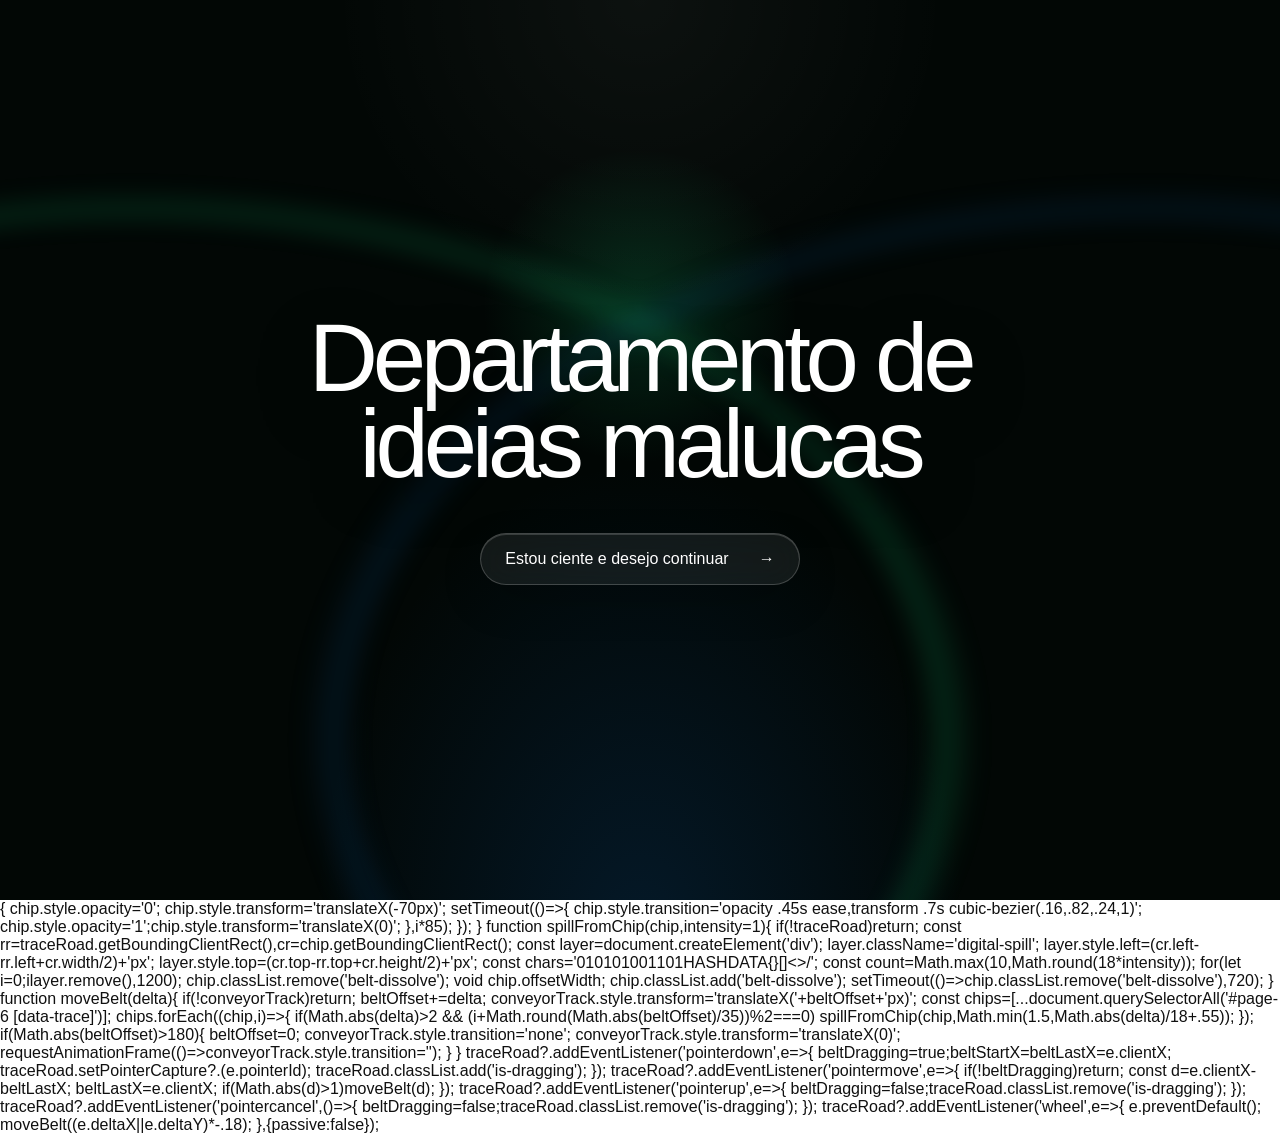
<file: index.html>
<!doctype html>
<html lang="pt-BR">
<head>
<meta charset="utf-8"><meta name="viewport" content="width=device-width,initial-scale=1"><meta http-equiv="Cache-Control" content="no-cache, no-store, must-revalidate"><meta http-equiv="Pragma" content="no-cache"><meta http-equiv="Expires" content="0">
<title>TIMTIM — por tim-tim</title><link rel="stylesheet" href="styles.css?v=20261005-lensfall-real">
</head>
<body><main class="app" aria-live="polite">

<section class="screen intro is-active" id="page-1">
 <div class="center"><h1>Departamento de<br>ideias malucas</h1>
 <button class="pill" data-next="page-2" onclick="show('page-2',1)">Estou ciente e desejo continuar <b>→</b></button></div>
</section>

<section class="screen politics" id="page-2">
 <button class="back" data-prev="page-1">←</button>
 <div class="center politics-center"><small>02</small><h2>Desenrolando a política Brasileira</h2>
 <div class="scribble" aria-hidden="true">
  <span class="term t1">PEC</span><span class="term t2">LOA</span><span class="term t3">ICMS</span><span class="term t4">QUÓRUM</span><span class="term t5">LDO</span>
  <svg viewBox="0 0 700 420"><path d="M70 230C190 20 250 410 390 160S650 120 530 310 250 360 110 180" class="y"/><path d="M90 110C250 390 330 40 540 250S300 390 160 280 300 60 610 180" class="r"/><path d="M80 310C240 20 400 390 620 110S410 70 210 230 360 350 590 310" class="b"/><path d="M140 60C150 280 420 80 500 330S230 400 100 340" class="g"/></svg>
 </div><button class="next" data-next="page-3">→</button></div>
</section>

<section class="screen surveillance" id="page-3">
 <div class="code-rain" aria-hidden="true"><span>01001101 11100010 00110101 11001010 01100110</span><span>function trace(){ return data.map(x =&gt; verify(x)); }</span><span>0xA91F // hash // session // route // log // node</span><span>const audit = ledger.filter(entry =&gt; entry.public);</span><span>11010110 00101101 11110000 01010101 10100110</span><span>SELECT source,event,timestamp FROM records;</span></div>
 <button class="back back-round" data-prev="page-2" aria-label="Voltar">←</button>
 <div class="surveillance-center"><small>03</small><div class="warning-sign"><div class="warning-top">SORRIA</div><div class="smile"><i></i><i></i><b></b></div><div class="warning-copy">VOCÊ ESTÁ SENDO</div><div class="warning-word" id="surveillanceWord">FILMADO</div></div><p>Isso é tecnologia.</p></div>
 <button class="next next-round" data-next="page-4" aria-label="Próxima página">→</button>
</section>

<section class="screen manifesto" id="page-4">
 <button class="back" data-prev="page-3">←</button>
 <div class="center"><small>04</small><h2>VOCÊ PODE ACHAR<br>BOM. PODE ACHAR RUIM.</h2>
 <div class="mood-stage" id="moodStage">
   <button class="glass-toggle" id="moodToggle" type="button" aria-label="Alternar entre bom e ruim">
     <span class="mood-label mood-good">BOM</span>
     <span class="glass-core"><i></i></span>
     <span class="mood-label mood-bad">RUIM</span>
   </button>
   <div class="light-reflection light-a"></div>
   <div class="light-reflection light-b"></div>
   <div class="light-reflection light-c"></div>
 </div>
 <p class="discussion">Mas talvez essa discussão já tenha ficado para trás.</p>
 <p class="aside">Até porque… <strong>você está lendo isso digitalmente.</strong> :)</p></div>
 <button class="next" data-next="page-5">→</button>
</section>

<section class="screen manifesto data-page float-page" id="page-5">
 <button class="back" data-prev="page-4">←</button>
 <div class="float-stage" id="floatStage">
   <small>05</small>
   <div class="float-copy"><div class="mini-label">ENTÃO VAMOS</div><h2>USAR ISSO<br>A NOSSO FAVOR.</h2><p>Diferentes fontes. Cruzamentos. Registros reais.</p></div>
   <div class="drag-hint" aria-hidden="true"><span>↔</span> mova as palavras</div>
   <button class="float-card fc1" data-float>DADOS</button>
   <button class="float-card fc2" data-float>SATÉLITES</button>
   <button class="float-card fc3" data-float>REGISTROS</button>
   <button class="float-card fc4" data-float>CRIPTOGRAFIA</button>
   <button class="float-card fc5" data-float>FONTES PÚBLICAS</button>
   <button class="float-card fc6" data-float>AUDITORIAS</button>
   <button class="float-card fc7" data-float>BACKUPS</button>
   <button class="float-card fc8" data-float>CYBERSEGURANÇA</button>
 </div>
 <button class="next" data-next="page-6">→</button>
</section>

<section class="screen manifesto trace-road-page conveyor-page" id="page-6">
 <button class="back" data-prev="page-5">←</button>
 <div class="trace-road-stage">
   <small>06</small>
   <div class="trace-road-copy">
     <h2>TUDO DEIXA RASTRO.</h2>
     <p class="impact-line">Movimentos deixam registros.<br><strong>Registros contam histórias.</strong></p>
   </div>

   <div class="conveyor-wrap">
     <div class="conveyor" id="perspectiveRoad">
       <div class="conveyor-data"></div>
       <div class="crumb-layer" id="crumbLayer"></div>
       <div class="conveyor-track" id="conveyorTrack">
         <div class="word-set">
           <span class="trace-chip" data-trace>DADOS</span>
           <span class="trace-chip" data-trace>DINHEIRO</span>
           <span class="trace-chip" data-trace>VOTAÇÃO</span>
           <span class="trace-chip" data-trace>CONTRATO</span>
           <span class="trace-chip" data-trace>DECISÃO</span>
           <span class="trace-chip" data-trace>PROMESSA</span>
           <span class="trace-chip" data-trace>REGISTRO</span>
         </div>
         <div class="word-set" aria-hidden="true">
           <span class="trace-chip" data-trace>DADOS</span>
           <span class="trace-chip" data-trace>DINHEIRO</span>
           <span class="trace-chip" data-trace>VOTAÇÃO</span>
           <span class="trace-chip" data-trace>CONTRATO</span>
           <span class="trace-chip" data-trace>DECISÃO</span>
           <span class="trace-chip" data-trace>PROMESSA</span>
           <span class="trace-chip" data-trace>REGISTRO</span>
         </div>
       </div>

       <div class="walker" id="walker" aria-label="Arraste os passos para caminhar">
         <div class="leg leg-back"><span class="shoe"></span></div>
         <div class="leg leg-front"><span class="shoe"></span></div>
       </div>
     </div>
     <div class="road-arrows" aria-hidden="true"><span>‹</span><span>‹</span><span>›</span><span>›</span></div>
   </div>

   <div class="trace-ending">Tudo passa.<br><strong>O RASTRO FICA.</strong></div>
 </div>
 <button class="next" data-next="page-7">→</button>
</section>

<section class="screen manifesto people people-lens-page" id="page-7">
 <button class="back" data-prev="page-6">←</button>
 <div class="people-stage" id="peopleStage">
   <small>07</small>

   <div class="people-scene people-scene-blur">
     <div class="people-word">O POVO</div>
     <p class="people-in">Aqui todo mundo faz parte. :)</p>
     <h2>SEM TORCIDA<br>ORGANIZADA.</h2>
     <p class="who">Cidadão? Político? Servidor? Empresário?</p>
     <div class="people-actions">👀 olhar&nbsp;&nbsp; 🔎 acompanhar&nbsp;&nbsp; 📊 comparar&nbsp;&nbsp; 🧾 conferir&nbsp;&nbsp; 🧠 entender</div>
     <div class="people-party">Independente de partido.</div>
   </div>

   <div class="people-scene people-scene-sharp" id="lensReveal" aria-hidden="true">
     <div class="people-word">O POVO</div>
     <p class="people-in">Aqui todo mundo faz parte. :)</p>
     <h2>SEM TORCIDA<br>ORGANIZADA.</h2>
     <p class="who">Cidadão? Político? Servidor? Empresário?</p>
     <div class="people-actions">👀 olhar&nbsp;&nbsp; 🔎 acompanhar&nbsp;&nbsp; 📊 comparar&nbsp;&nbsp; 🧾 conferir&nbsp;&nbsp; 🧠 entender</div>
     <div class="people-party">Independente de partido.</div>
   </div>

   <div class="giant-lens lens-drop" id="giantLens" role="button" aria-label="Mova a lupa para investigar">
     <div class="lens-glass"></div>
     <div class="lens-handle"></div>
   </div>
 </div>
 <button class="next" data-next="page-8">→</button>
</section>

<section class="screen manifesto final" id="page-8">
 <button class="back" data-prev="page-7">←</button>
 <div class="center"><small>08</small><h2>O QUE FOI FEITO?</h2><h3>CADÊ?</h3>
 <p>O povo não precisa apenas acreditar.<br><strong>Pode conferir.</strong></p>
 <div class="timtim-mark" aria-label="TIMTIM por tim-tim"><div class="diamond"><div class="globe"><div class="band"><b>TIMTIM</b><span>POR TIM-TIM.</span></div></div></div></div>
 <a class="pill inverse" href="./poder.html" style="display:inline-flex;align-items:center;gap:12px;text-decoration:none">ENTENDER O BRASIL <b>→</b></a></div>
</section>

</main><script>
const screens=[...document.querySelectorAll('.screen')];
const order=screens.map(s=>s.id);
let currentIndex=Math.max(0,screens.findIndex(s=>s.classList.contains('is-active')));

function show(id,direction=1){
 const ni=order.indexOf(id); if(ni<0||ni===currentIndex)return;
 const cur=screens[currentIndex],next=screens[ni];
 cur.classList.remove('slide-out-left','slide-out-right');
 next.classList.remove('slide-out-left','slide-out-right');
 cur.classList.add(direction>0?'slide-out-left':'slide-out-right');
 cur.classList.remove('is-active'); next.classList.add('is-active'); currentIndex=ni;
 setTimeout(()=>cur.classList.remove('slide-out-left','slide-out-right'),650);
 if(id==='page-3')startSurveillanceLoop();else stopSurveillanceLoop();
 if(id==='page-5'&&direction>0)launchFloatCards();
 if(id==='page-7')dropLens();
}
document.querySelectorAll('[data-next]').forEach(b=>b.addEventListener('click',e=>{e.stopPropagation();show(b.dataset.next,1)}));
document.querySelectorAll('[data-prev]').forEach(b=>b.addEventListener('click',e=>{e.stopPropagation();show(b.dataset.prev,-1)}));

const words=['FILMADO','OBSERVADO','OUVIDO','RASTREADO'];let st=null,si=0;
function startSurveillanceLoop(){const el=document.getElementById('surveillanceWord');if(!el)return;clearInterval(st);si=0;el.textContent=words[0];st=setInterval(()=>{el.classList.add('swap');setTimeout(()=>{si=(si+1)%words.length;el.textContent=words[si];el.classList.remove('swap')},140)},760)}
function stopSurveillanceLoop(){clearInterval(st);st=null}

const moodToggle=document.getElementById('moodToggle'),page4=document.getElementById('page-4');
if(moodToggle&&page4){let bad=false;moodToggle.addEventListener('click',e=>{e.stopPropagation();bad=!bad;page4.classList.toggle('mood-bad-state',bad)})}

const floatStage=document.getElementById('floatStage');
function launchFloatCards(){document.querySelectorAll('[data-float]').forEach((c,i)=>{c.classList.remove('arrived');c.classList.add('incoming');c.style.setProperty('--enter-delay',(i*85)+'ms')});requestAnimationFrame(()=>requestAnimationFrame(()=>document.querySelectorAll('[data-float]').forEach(c=>c.classList.add('arrived'))));setTimeout(()=>document.querySelectorAll('[data-float]').forEach(c=>c.classList.remove('incoming','arrived')),1500)}
document.querySelectorAll('[data-float]').forEach(card=>{let drag=false,dx=0,dy=0;card.addEventListener('pointerdown',e=>{drag=true;const r=card.getBoundingClientRect();dx=e.clientX-r.left;dy=e.clientY-r.top;card.setPointerCapture?.(e.pointerId);card.classList.add('dragging');e.stopPropagation()});card.addEventListener('pointermove',e=>{if(!drag||!floatStage)return;const s=floatStage.getBoundingClientRect(),r=card.getBoundingClientRect();let x=Math.max(0,Math.min(s.width-r.width,e.clientX-s.left-dx)),y=Math.max(0,Math.min(s.height-r.height,e.clientY-s.top-dy));card.style.left=x+'px';card.style.top=y+'px';card.style.right='auto';card.style.bottom='auto';card.style.transform='none';e.stopPropagation()});card.addEventListener('pointerup',e=>{drag=false;card.classList.remove('dragging');e.stopPropagation()})});

/* Página 06 — passos + palavras em loop */
const road=document.getElementById('perspectiveRoad');
const track=document.getElementById('conveyorTrack');
const walker=document.getElementById('walker');
const crumbLayer=document.getElementById('crumbLayer');
let walking=false,lastX=0,walkerX=0,trackX=0,lastCrumbAt=0;

function makeCrumbs(chip){
 if(!crumbLayer||!road)return;
 const rr=road.getBoundingClientRect(),cr=chip.getBoundingClientRect();
 const layer=document.createElement('div');layer.className='crumb-burst';
 layer.style.left=(cr.left-rr.left+cr.width/2)+'px';
 layer.style.top=(cr.top-rr.top+cr.height/2)+'px';
 const chars='01DATAHASH{}[]';
 for(let i=0;i<6;i++){const b=document.createElement('i');b.textContent=chars[Math.floor(Math.random()*chars.length)];b.style.setProperty('--cx',(-20-Math.random()*70)+'px');b.style.setProperty('--cy',((Math.random()-.5)*42)+'px');b.style.setProperty('--cd',(Math.random()*80)+'ms');layer.appendChild(b)}
 crumbLayer.appendChild(layer);setTimeout(()=>layer.remove(),700);
 chip.classList.remove('crumbing');void chip.offsetWidth;chip.classList.add('crumbing');setTimeout(()=>chip.classList.remove('crumbing'),520);
}

function normalizeTrack(){
 if(!track)return;
 const set=track.querySelector('.word-set');
 if(!set)return;
 const w=set.getBoundingClientRect().width+22;
 if(trackX<=-w){trackX+=w}
 if(trackX>=0){trackX-=w}
 track.style.transform='translateX('+trackX+'px)';
}

function walkRight(delta){
 if(!road||!track||!walker||delta<=0)return;
 const rr=road.getBoundingClientRect(),wr=walker.getBoundingClientRect();
 walkerX+=delta*.62;

 trackX-=delta*.72;
 normalizeTrack();

 const now=performance.now();
 const walkerScreenLeft=rr.left+walkerX;
 if(now-lastCrumbAt>90){
   const candidates=[...road.querySelectorAll('[data-trace]')].filter(ch=>{const r=ch.getBoundingClientRect();return r.right<walkerScreenLeft-4 && r.right>walkerScreenLeft-210});
   if(candidates.length)makeCrumbs(candidates[candidates.length-1]);
   lastCrumbAt=now;
 }

 if(walkerX>rr.width+12){
   walker.classList.add('reentering');
   walkerX=-wr.width-40;
   walker.style.transform='translateX('+walkerX+'px)';
   requestAnimationFrame(()=>requestAnimationFrame(()=>walker.classList.remove('reentering')));
 }else{
   walker.style.transform='translateX('+walkerX+'px)';
 }
}

walker?.addEventListener('pointerdown',e=>{walking=true;lastX=e.clientX;walker.setPointerCapture?.(e.pointerId);walker.classList.add('walking');e.stopPropagation()});
walker?.addEventListener('pointermove',e=>{if(!walking)return;const d=e.clientX-lastX;lastX=e.clientX;if(Math.abs(d)>.5)walkRight(Math.abs(d));e.stopPropagation()});
walker?.addEventListener('pointerup',e=>{walking=false;walker.classList.remove('walking');e.stopPropagation()});
walker?.addEventListener('pointercancel',()=>{walking=false;walker.classList.remove('walking')});

/* Página 07 — lupa: fundo desfocado, zoom nítido e entrada em queda */
const peopleStage=document.getElementById('peopleStage');
const giantLens=document.getElementById('giantLens');
const lensReveal=document.getElementById('lensReveal');
let lensDrag=false,lensDX=0,lensDY=0;
function updateLensReveal(){
 if(!giantLens||!lensReveal||!peopleStage)return;
 const sr=peopleStage.getBoundingClientRect(),lr=giantLens.getBoundingClientRect();
 const cx=lr.left-sr.left+lr.width*.37,cy=lr.top-sr.top+lr.width*.37;
 lensReveal.style.setProperty('--lx',cx+'px');
 lensReveal.style.setProperty('--ly',cy+'px');
 lensReveal.style.setProperty('--lr',(lr.width*.34)+'px');
 lensReveal.style.setProperty('--zoom','1.13');
}
function dropLens(){
 if(!giantLens)return;
 giantLens.classList.remove('lens-drop');
 giantLens.style.left='50%';giantLens.style.top='50%';giantLens.style.transform='';
 void giantLens.offsetWidth;
 giantLens.classList.add('lens-drop');
 setTimeout(()=>{giantLens.classList.remove('lens-drop');updateLensReveal()},1450);
}
giantLens?.addEventListener('pointerdown',e=>{lensDrag=true;const r=giantLens.getBoundingClientRect();lensDX=e.clientX-r.left;lensDY=e.clientY-r.top;giantLens.setPointerCapture?.(e.pointerId);giantLens.classList.add('dragging');e.stopPropagation()});
giantLens?.addEventListener('pointermove',e=>{if(!lensDrag||!peopleStage)return;const st=peopleStage.getBoundingClientRect(),r=giantLens.getBoundingClientRect();let x=Math.max(-r.width*.28,Math.min(st.width-r.width*.72,e.clientX-st.left-lensDX)),y=Math.max(-r.width*.28,Math.min(st.height-r.height*.62,e.clientY-st.top-lensDY));giantLens.style.left=x+'px';giantLens.style.top=y+'px';giantLens.style.transform='none';updateLensReveal();e.stopPropagation()});
giantLens?.addEventListener('pointerup',e=>{lensDrag=false;giantLens.classList.remove('dragging');e.stopPropagation()});
giantLens?.addEventListener('pointercancel',()=>{lensDrag=false;giantLens.classList.remove('dragging')});
requestAnimationFrame(updateLensReveal);
</script></body></html/* Página 06 — esteira de rastros */
const traceRoad=document.getElementById('perspectiveRoad');
const conveyorTrack=document.getElementById('conveyorTrack');
let beltDragging=false,beltStartX=0,beltLastX=0,beltOffset=0;

function launchTraceRoad(){
 const chips=[...document.querySelectorAll('#page-6 [data-trace]')];
 chips.forEach((chip,i)=>{
   chip.style.opacity='0';
   chip.style.transform='translateX(-70px)';
   setTimeout(()=>{
     chip.style.transition='opacity .45s ease,transform .7s cubic-bezier(.16,.82,.24,1)';
     chip.style.opacity='1';chip.style.transform='translateX(0)';
   },i*85);
 });
}

function spillFromChip(chip,intensity=1){
 if(!traceRoad)return;
 const rr=traceRoad.getBoundingClientRect(),cr=chip.getBoundingClientRect();
 const layer=document.createElement('div');
 layer.className='digital-spill';
 layer.style.left=(cr.left-rr.left+cr.width/2)+'px';
 layer.style.top=(cr.top-rr.top+cr.height/2)+'px';
 const chars='010101001101HASHDATA{}[]<>/';
 const count=Math.max(10,Math.round(18*intensity));
 for(let i=0;i<count;i++){
   const bit=document.createElement('i');
   bit.textContent=chars[Math.floor(Math.random()*chars.length)];
   bit.style.setProperty('--x',((Math.random()-.5)*100)+'px');
   bit.style.setProperty('--y',(25+Math.random()*105)+'px');
   bit.style.setProperty('--r',((Math.random()-.5)*80)+'deg');
   bit.style.setProperty('--d',(Math.random()*120)+'ms');
   layer.appendChild(bit);
 }
 traceRoad.appendChild(layer);
 setTimeout(()=>layer.remove(),1200);
 chip.classList.remove('belt-dissolve');
 void chip.offsetWidth;
 chip.classList.add('belt-dissolve');
 setTimeout(()=>chip.classList.remove('belt-dissolve'),720);
}

function moveBelt(delta){
 if(!conveyorTrack)return;
 beltOffset+=delta;
 conveyorTrack.style.transform='translateX('+beltOffset+'px)';
 const chips=[...document.querySelectorAll('#page-6 [data-trace]')];
 chips.forEach((chip,i)=>{
   if(Math.abs(delta)>2 && (i+Math.round(Math.abs(beltOffset)/35))%2===0) spillFromChip(chip,Math.min(1.5,Math.abs(delta)/18+.55));
 });
 if(Math.abs(beltOffset)>180){
   beltOffset=0;
   conveyorTrack.style.transition='none';
   conveyorTrack.style.transform='translateX(0)';
   requestAnimationFrame(()=>conveyorTrack.style.transition='');
 }
}

traceRoad?.addEventListener('pointerdown',e=>{
 beltDragging=true;beltStartX=beltLastX=e.clientX;
 traceRoad.setPointerCapture?.(e.pointerId);
 traceRoad.classList.add('is-dragging');
});
traceRoad?.addEventListener('pointermove',e=>{
 if(!beltDragging)return;
 const d=e.clientX-beltLastX;
 beltLastX=e.clientX;
 if(Math.abs(d)>1)moveBelt(d);
});
traceRoad?.addEventListener('pointerup',e=>{
 beltDragging=false;traceRoad.classList.remove('is-dragging');
});
traceRoad?.addEventListener('pointercancel',()=>{
 beltDragging=false;traceRoad.classList.remove('is-dragging');
});
traceRoad?.addEventListener('wheel',e=>{
 e.preventDefault();
 moveBelt((e.deltaX||e.deltaY)*-.18);
},{passive:false});
</script></body></html>
</file>
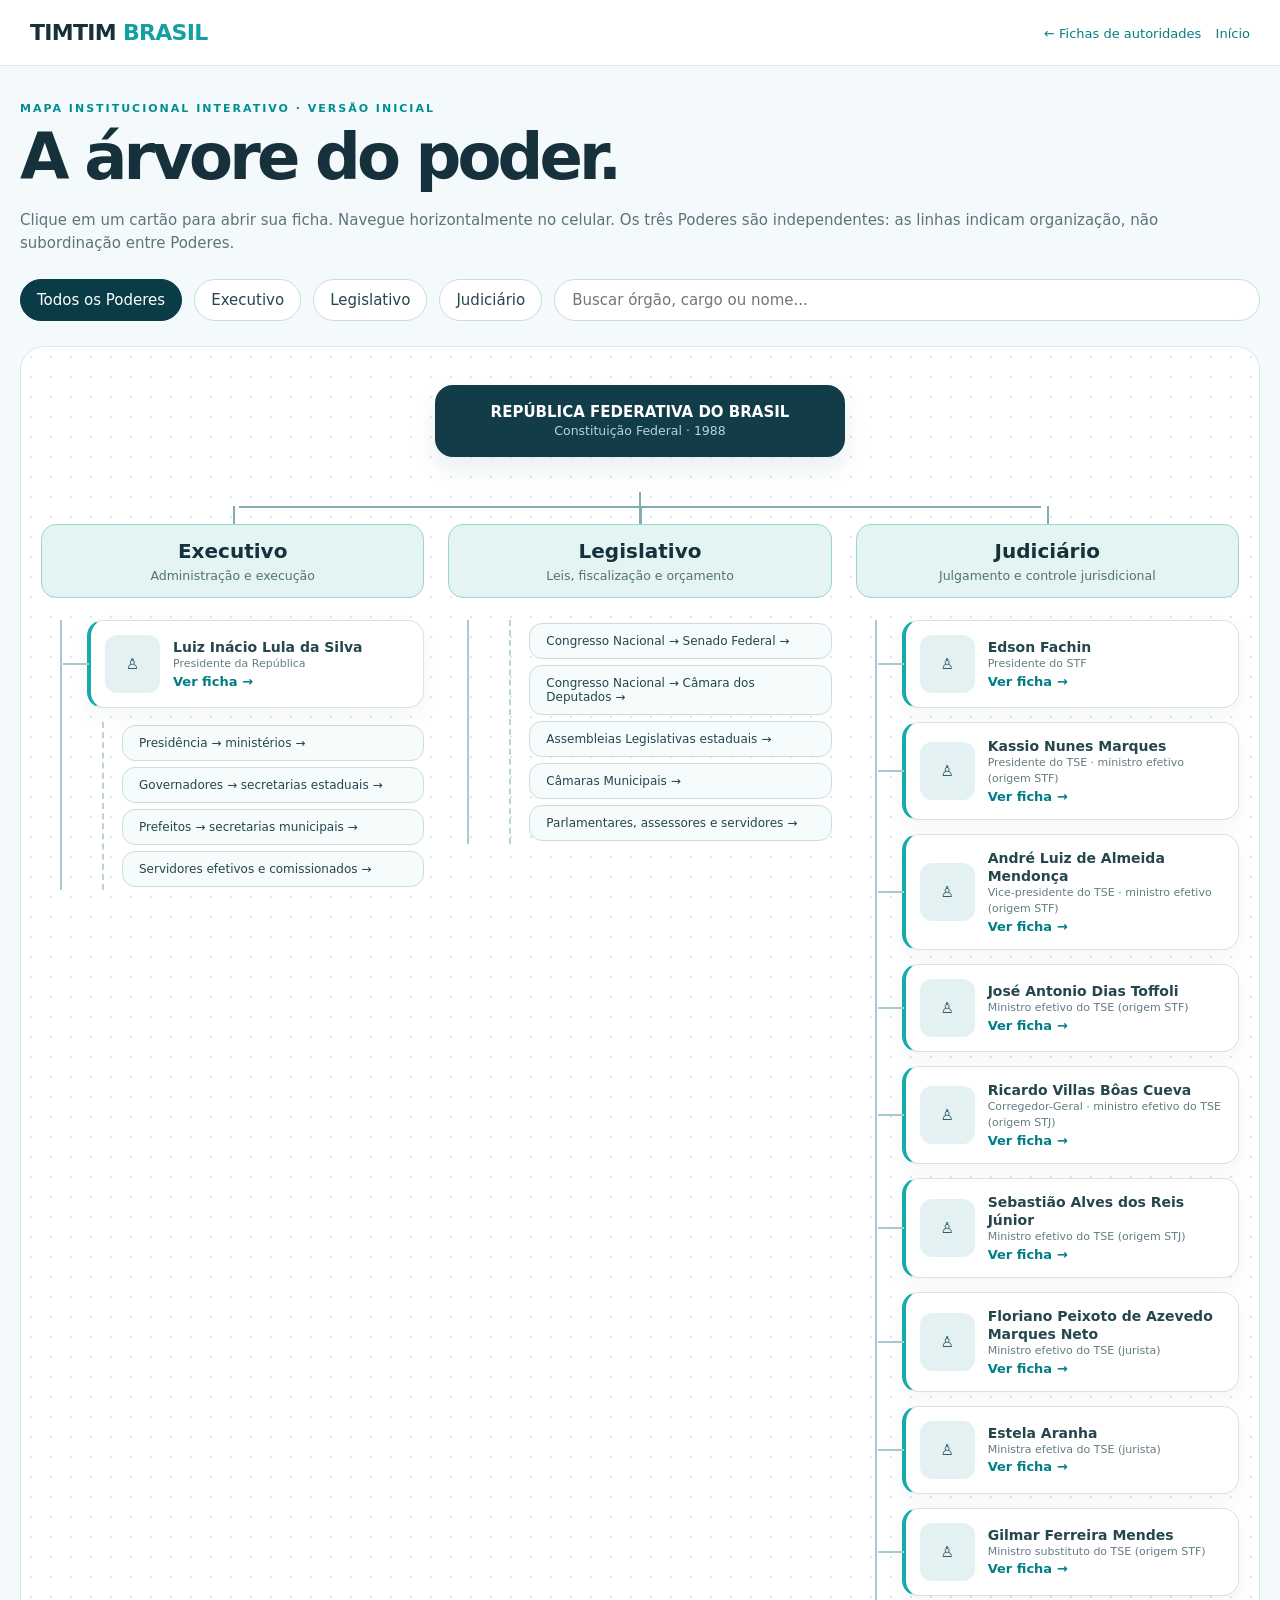
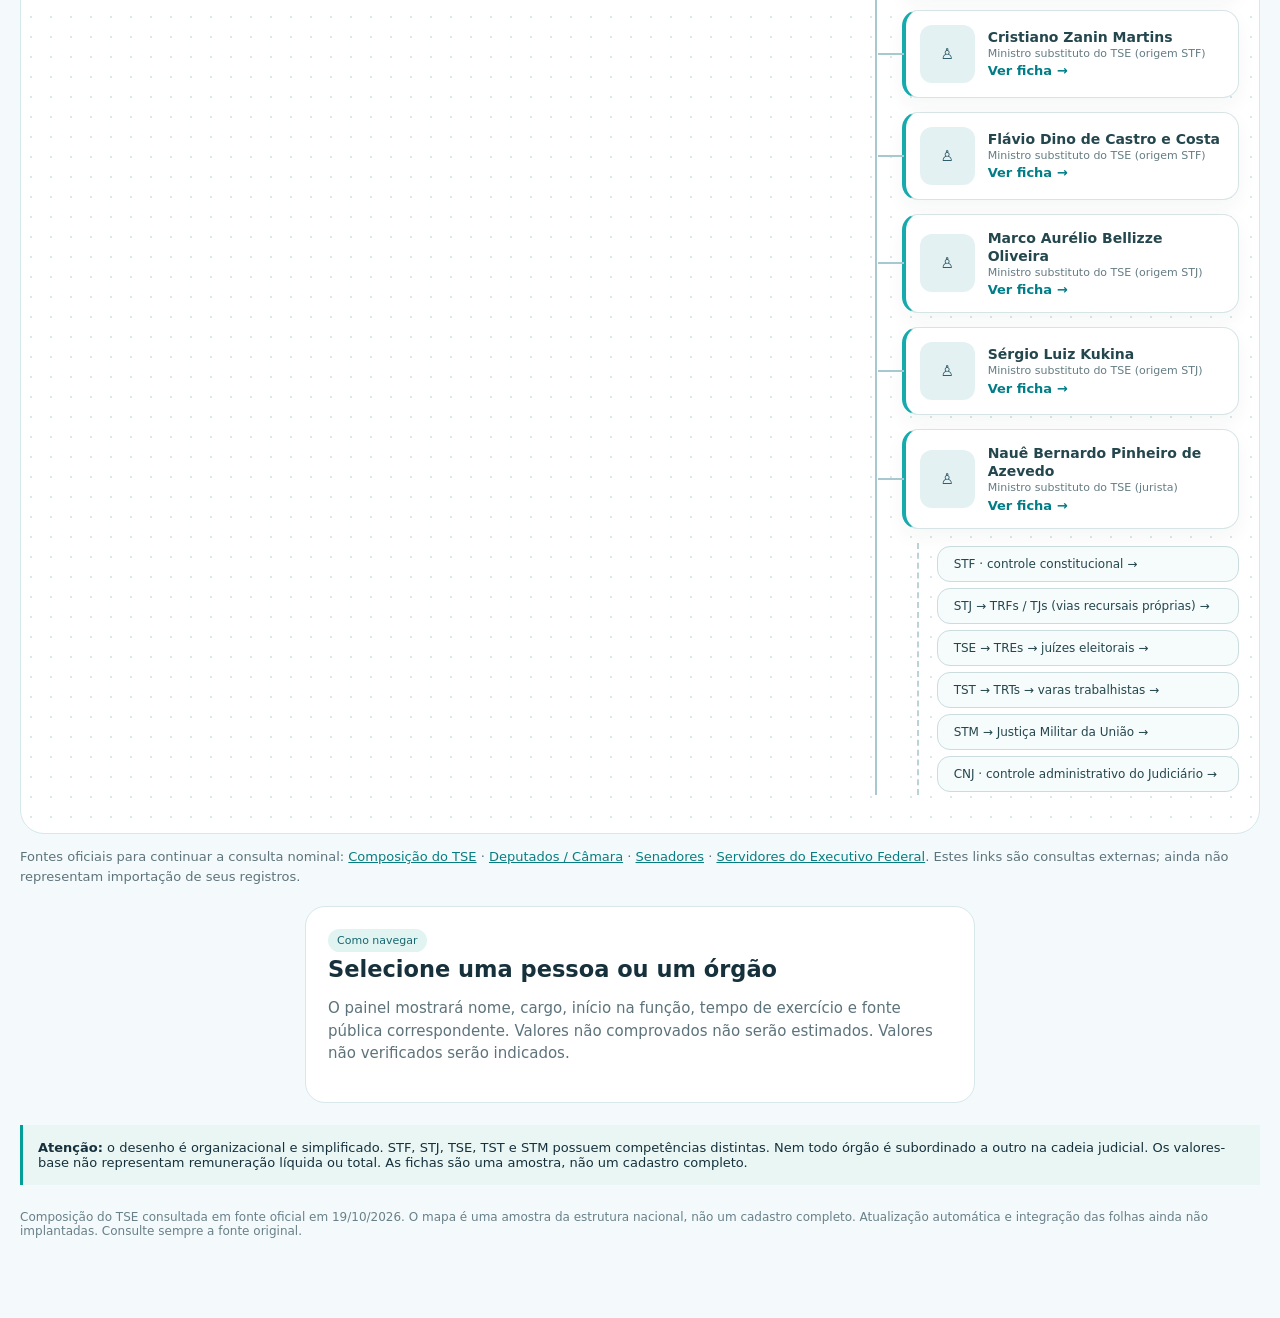
<file: arvore.html>
<!doctype html><html lang="pt-BR"><head><meta charset="utf-8"><meta name="viewport" content="width=device-width,initial-scale=1"><title>Árvore do Poder | TIMTIM Brasil</title><style>
*{box-sizing:border-box}body{margin:0;background:#f4fafb;color:#16313c;font:15px Inter,system-ui,Arial,sans-serif}header{padding:20px 30px;display:flex;gap:18px;align-items:center;justify-content:space-between;background:#fff;border-bottom:1px solid #deebed}header strong{letter-spacing:-.7px;font-size:22px}a{color:#067e81}header a{text-decoration:none;font-size:13px}main{max-width:1500px;margin:0 auto;padding:32px 20px 80px}h1{font-size:clamp(35px,5vw,65px);letter-spacing:-.06em;margin:4px 0}p{color:#5d737b;line-height:1.5}.over{font-size:11px;letter-spacing:2px;color:#008f91;font-weight:800;text-transform:uppercase}.toolbar{display:flex;flex-wrap:wrap;gap:12px;margin:25px 0}button,input{font:inherit}button{cursor:pointer;border:1px solid #cbdcdf;background:#fff;padding:10px 16px;border-radius:99px;color:#24464d}button.active{background:#093c47;color:white;border-color:#093c47}input{border:1px solid #cbdcdf;border-radius:99px;padding:11px 17px;min-width:180px;flex:1}.board{border:1px solid #d5e8eb;border-radius:24px;background:radial-gradient(#d9e8ea 1px,transparent 1px),#fff;background-size:20px 20px;overflow:auto;min-height:470px;padding:38px 20px}.root{text-align:center;max-width:410px;margin:0 auto 35px;background:#123c48;color:#fff;border-radius:18px;padding:18px;box-shadow:0 12px 24px #21465218}.root small{color:#b7d5d9}.connector{height:32px;width:2px;margin:0 auto;background:#83acb5}.powers{display:grid;grid-template-columns:repeat(3,minmax(300px,1fr));gap:24px;position:relative}.powers:before{content:'';position:absolute;left:16.5%;right:16.5%;top:-18px;border-top:2px solid #83acb5}.column{position:relative;min-width:300px}.column:before{content:'';height:18px;position:absolute;top:-18px;left:50%;border-left:2px solid #83acb5}.head{text-align:center;background:#e3f4f3;border:1px solid #9bd4d2;border-radius:15px;padding:14px}.head b{font-size:20px}.head small{display:block;margin-top:5px;color:#507279}.people{margin-top:22px;border-left:2px solid #a8c8cf;margin-left:19px;padding-left:25px;display:flex;flex-direction:column;gap:14px}.person{border:1px solid #d7e4e6;border-radius:16px;background:#fff;box-shadow:0 8px 20px #0d29320b;position:relative;padding:14px;display:flex;gap:13px;align-items:center;text-align:left;width:100%;border-left:4px solid #16aaac}.person:before{content:'';position:absolute;left:-28px;width:26px;border-top:2px solid #a8c8cf}.avatar{width:55px;height:58px;display:grid;place-items:center;flex-shrink:0;border-radius:12px;background:#e4f1f3;color:#285765}.person b{font-size:14px}.person small,.person span{display:block;font-size:11px;line-height:1.45;color:#647c83}.person strong{font-size:13px;color:#007d86}.person:hover{border-color:#048b91;transform:translateY(-1px)}.subgroup{margin-left:15px;border-left:2px dashed #bbd3d6;padding:0 0 0 18px}.subgroup button{width:100%;border-radius:13px;text-align:left;font-size:12px;margin:3px 0;background:#f6fbfb}.badge{font-size:11px;border-radius:99px;padding:5px 9px;color:#17676f;background:#e1f4f1;display:inline-block}.details{max-width:670px;background:#fff;border:1px solid #d8e7e9;border-radius:20px;padding:22px;margin:20px auto 0}.details h2{margin:4px 0 8px}.details dl{display:grid;grid-template-columns:170px 1fr;gap:9px;font-size:14px}.details dt{color:#607882}.details dd{margin:0;font-weight:600}.note{background:#eaf6f4;padding:15px;border-left:3px solid #039e98;margin-top:22px;font-size:13px}footer{font-size:12px;color:#688089;margin-top:25px}@media(max-width:1080px){.board{padding:30px 15px}.powers{min-width:980px}}@media(max-width:500px){header{padding:15px}main{padding:25px 12px}header strong{font-size:17px}.board{border-radius:15px}.details dl{grid-template-columns:1fr;gap:4px}.details dt:not(:first-child){margin-top:8px}}</style></head>
<body><header><strong>TIMTIM<span style="color:#12a0a0"> BRASIL</span></strong><nav><a href="./poder.html">← Fichas de autoridades</a> &nbsp; <a href="./index.html">Início</a></nav></header><main><span class="over">Mapa institucional interativo · versão inicial</span><h1>A árvore do poder.</h1><p>Clique em um cartão para abrir sua ficha. Navegue horizontalmente no celular. Os três Poderes são independentes: as linhas indicam organização, não subordinação entre Poderes.</p><div class="toolbar"><button class="active" id="all" onclick="filter('all')">Todos os Poderes</button><button id="executivo" onclick="filter('executivo')">Executivo</button><button id="legislativo" onclick="filter('legislativo')">Legislativo</button><button id="judiciario" onclick="filter('judiciario')">Judiciário</button><input id="query" type="search" placeholder="Buscar órgão, cargo ou nome..." aria-label="Pesquisar árvore"></div>
<div class="board" id="board"><div class="root"><b>REPÚBLICA FEDERATIVA DO BRASIL</b><br><small>Constituição Federal · 1988</small></div><div class="connector"></div><div class="powers" id="powers"></div></div><p style="font-size:13px">Fontes oficiais para continuar a consulta nominal: <a target="_blank" rel="noopener" href="https://www.tse.jus.br/institucional/ministros">Composição do TSE</a> · <a target="_blank" rel="noopener" href="https://dadosabertos.camara.leg.br/">Deputados / Câmara</a> · <a target="_blank" rel="noopener" href="https://www12.senado.leg.br/dados-abertos/legislativo/parlamentares/senadores-em-exercicio">Senadores</a> · <a target="_blank" rel="noopener" href="https://portaldatransparencia.gov.br/servidores">Servidores do Executivo Federal</a>. Estes links são consultas externas; ainda não representam importação de seus registros.</p><section class="details" id="details" aria-live="polite"><span class="badge">Como navegar</span><h2>Selecione uma pessoa ou um órgão</h2><p>O painel mostrará nome, cargo, início na função, tempo de exercício e fonte pública correspondente. Valores não comprovados não serão estimados. Valores não verificados serão indicados.</p></section><div class="note"><b>Atenção:</b> o desenho é organizacional e simplificado. STF, STJ, TSE, TST e STM possuem competências distintas. Nem todo órgão é subordinado a outro na cadeia judicial. Os valores-base não representam remuneração líquida ou total. As fichas são uma amostra, não um cadastro completo.</div><footer>Composição do TSE consultada em fonte oficial em 19/10/2026. O mapa é uma amostra da estrutura nacional, não um cadastro completo. Atualização automática e integração das folhas ainda não implantadas. Consulte sempre a fonte original.</footer></main><script>
const sections=[
{id:'executivo',name:'Executivo',subtitle:'Administração e execução',people:[{name:'Luiz Inácio Lula da Silva',role:'Presidente da República',date:'2023-01-01',salary:null,url:'https://www.gov.br/planalto/pt-br',note:'Remuneração individual não verificada.'}],orgs:['Presidência → ministérios','Governadores → secretarias estaduais','Prefeitos → secretarias municipais','Servidores efetivos e comissionados']},
{id:'legislativo',name:'Legislativo',subtitle:'Leis, fiscalização e orçamento',people:[],orgs:['Congresso Nacional → Senado Federal','Congresso Nacional → Câmara dos Deputados','Assembleias Legislativas estaduais','Câmaras Municipais','Parlamentares, assessores e servidores']},
{id:'judiciario',name:'Judiciário',subtitle:'Julgamento e controle jurisdicional',people:[{"name":"Edson Fachin","role":"Presidente do STF","date":"2025-09-29","salary":46366.19,"url":"https://portal.stf.jus.br/","note":"Início na presidência do STF. Valor é subsídio-base de ministro do STF; não remuneração total."},{"name":"Kassio Nunes Marques","role":"Presidente do TSE · ministro efetivo (origem STF)","date":"2026-05-12","salary":46366.19,"url":"https://www.tse.jus.br/institucional/ministros","note":"Exercício na composição do TSE. Data refere-se à função/composição indicada; remuneração efetiva deve ser consultada na origem. Subsídio só informado para ministros de origem STF."},{"name":"André Luiz de Almeida Mendonça","role":"Vice-presidente do TSE · ministro efetivo (origem STF)","date":"2026-06-25","salary":46366.19,"url":"https://www.tse.jus.br/institucional/ministros","note":"Exercício na composição do TSE. Data refere-se à função/composição indicada; remuneração efetiva deve ser consultada na origem. Subsídio só informado para ministros de origem STF."},{"name":"José Antonio Dias Toffoli","role":"Ministro efetivo do TSE (origem STF)","date":"2026-06-09","salary":46366.19,"url":"https://www.tse.jus.br/institucional/ministros","note":"Exercício na composição do TSE. Data refere-se à função/composição indicada; remuneração efetiva deve ser consultada na origem. Subsídio só informado para ministros de origem STF."},{"name":"Ricardo Villas Bôas Cueva","role":"Corregedor-Geral · ministro efetivo do TSE (origem STJ)","date":"2025-12-16","salary":null,"url":"https://www.tse.jus.br/institucional/ministros","note":"Exercício na composição do TSE. Data refere-se à função/composição indicada; remuneração efetiva deve ser consultada na origem. Subsídio só informado para ministros de origem STF."},{"name":"Sebastião Alves dos Reis Júnior","role":"Ministro efetivo do TSE (origem STJ)","date":"2026-09-29","salary":null,"url":"https://www.tse.jus.br/institucional/ministros","note":"Exercício na composição do TSE. Data refere-se à função/composição indicada; remuneração efetiva deve ser consultada na origem. Subsídio só informado para ministros de origem STF."},{"name":"Floriano Peixoto de Azevedo Marques Neto","role":"Ministro efetivo do TSE (jurista)","date":"2025-08-01","salary":null,"url":"https://www.tse.jus.br/institucional/ministros","note":"Exercício na composição do TSE. Data refere-se à função/composição indicada; remuneração efetiva deve ser consultada na origem. Subsídio só informado para ministros de origem STF."},{"name":"Estela Aranha","role":"Ministra efetiva do TSE (jurista)","date":"2025-08-01","salary":null,"url":"https://www.tse.jus.br/institucional/ministros","note":"Exercício na composição do TSE. Data refere-se à função/composição indicada; remuneração efetiva deve ser consultada na origem. Subsídio só informado para ministros de origem STF."},{"name":"Gilmar Ferreira Mendes","role":"Ministro substituto do TSE (origem STF)","date":"2025-06-13","salary":46366.19,"url":"https://www.tse.jus.br/institucional/ministros","note":"Exercício na composição do TSE. Data refere-se à função/composição indicada; remuneração efetiva deve ser consultada na origem. Subsídio só informado para ministros de origem STF."},{"name":"Cristiano Zanin Martins","role":"Ministro substituto do TSE (origem STF)","date":"2026-10-01","salary":46366.19,"url":"https://www.tse.jus.br/institucional/ministros","note":"Exercício na composição do TSE. Data refere-se à função/composição indicada; remuneração efetiva deve ser consultada na origem. Subsídio só informado para ministros de origem STF."},{"name":"Flávio Dino de Castro e Costa","role":"Ministro substituto do TSE (origem STF)","date":"2026-06-11","salary":46366.19,"url":"https://www.tse.jus.br/institucional/ministros","note":"Exercício na composição do TSE. Data refere-se à função/composição indicada; remuneração efetiva deve ser consultada na origem. Subsídio só informado para ministros de origem STF."},{"name":"Marco Aurélio Bellizze Oliveira","role":"Ministro substituto do TSE (origem STJ)","date":"2026-04-28","salary":null,"url":"https://www.tse.jus.br/institucional/ministros","note":"Exercício na composição do TSE. Data refere-se à função/composição indicada; remuneração efetiva deve ser consultada na origem. Subsídio só informado para ministros de origem STF."},{"name":"Sérgio Luiz Kukina","role":"Ministro substituto do TSE (origem STJ)","date":"2026-10-08","salary":null,"url":"https://www.tse.jus.br/institucional/ministros","note":"Exercício na composição do TSE. Data refere-se à função/composição indicada; remuneração efetiva deve ser consultada na origem. Subsídio só informado para ministros de origem STF."},{"name":"Nauê Bernardo Pinheiro de Azevedo","role":"Ministro substituto do TSE (jurista)","date":"2026-03-17","salary":null,"url":"https://www.tse.jus.br/institucional/ministros","note":"Exercício na composição do TSE. Data refere-se à função/composição indicada; remuneração efetiva deve ser consultada na origem. Subsídio só informado para ministros de origem STF."}],orgs:['STF · controle constitucional','STJ → TRFs / TJs (vias recursais próprias)','TSE → TREs → juízes eleitorais','TST → TRTs → varas trabalhistas','STM → Justiça Militar da União','CNJ · controle administrativo do Judiciário']}
];
const esc=s=>String(s).replace(/[&<>"]/g,x=>({'&':'&amp;','<':'&lt;','>':'&gt;','"':'&quot;'}[x]));let active='all';let search='';function filter(id){active=id;document.querySelectorAll('.toolbar button').forEach(b=>b.classList.toggle('active',b.id===id));draw()}function showPerson(si,pi){const p=sections[si].people[pi],d=document.querySelector('#details');let months=(2026-Number(p.date.slice(0,4)))*12+10-Number(p.date.slice(5,7))-(19<Number(p.date.slice(8,10))?1:0);d.innerHTML='<span class="badge">Ficha pública</span><h2>'+esc(p.name)+'</h2><dl><dt>Cargo</dt><dd>'+esc(p.role)+'</dd><dt>Início na função indicada</dt><dd>'+new Date(p.date+'T12:00:00').toLocaleDateString('pt-BR')+'</dd><dt>Tempo na função</dt><dd>'+Math.floor(months/12)+' ano(s) e '+months%12+' mês(es)</dd><dt>Subsídio-base</dt><dd>'+(p.salary?p.salary.toLocaleString('pt-BR',{style:'currency',currency:'BRL'}):'Não verificado')+'</dd><dt>Observação</dt><dd>'+esc(p.note)+'</dd></dl><p><a href="'+esc(p.url)+'" target="_blank" rel="noopener noreferrer">Conferir fonte oficial ↗</a></p>';d.scrollIntoView({behavior:'smooth',block:'nearest'})}function showOrg(title){document.querySelector('#details').innerHTML='<span class="badge">Estrutura institucional</span><h2>'+esc(title)+'</h2><p>Este ramo faz parte da organização do Estado. A integração nominal de seus ocupantes depende dos dados oficiais do órgão correspondente.</p>'}
function draw(){const output=document.querySelector('#powers');output.innerHTML=sections.map((s,si)=>{if(active!=='all'&&active!==s.id)return '';const people=s.people.map((p,pi)=>{if(search&&!(p.name+' '+p.role+' '+s.name).toLocaleLowerCase('pt-BR').includes(search))return '';return '<button class="person" onclick="showPerson('+si+','+pi+')"><div class="avatar" aria-hidden="true">♙</div><div><b>'+esc(p.name)+'</b><span>'+esc(p.role)+'</span><strong>Ver ficha →</strong></div></button>'}).join('');const orgs=s.orgs.filter(o=>!search||o.toLocaleLowerCase('pt-BR').includes(search)||s.name.toLowerCase().includes(search)).map(o=>'<button onclick="showOrg(this.textContent)">'+esc(o)+' →</button>').join('');return '<div class="column"><div class="head"><b>'+esc(s.name)+'</b><small>'+esc(s.subtitle)+'</small></div><div class="people">'+people+'<div class="subgroup">'+orgs+'</div></div></div>'}).join('')||'<p>Nenhum registro.</p>';output.style.gridTemplateColumns=active==='all'?'repeat(3,minmax(300px,1fr))':'minmax(300px,520px)';output.style.justifyContent=active==='all'?'stretch':'center'}document.querySelector('#query').addEventListener('input',e=>{search=e.target.value.toLocaleLowerCase('pt-BR');draw()});draw();
</script></body></html>
</file>
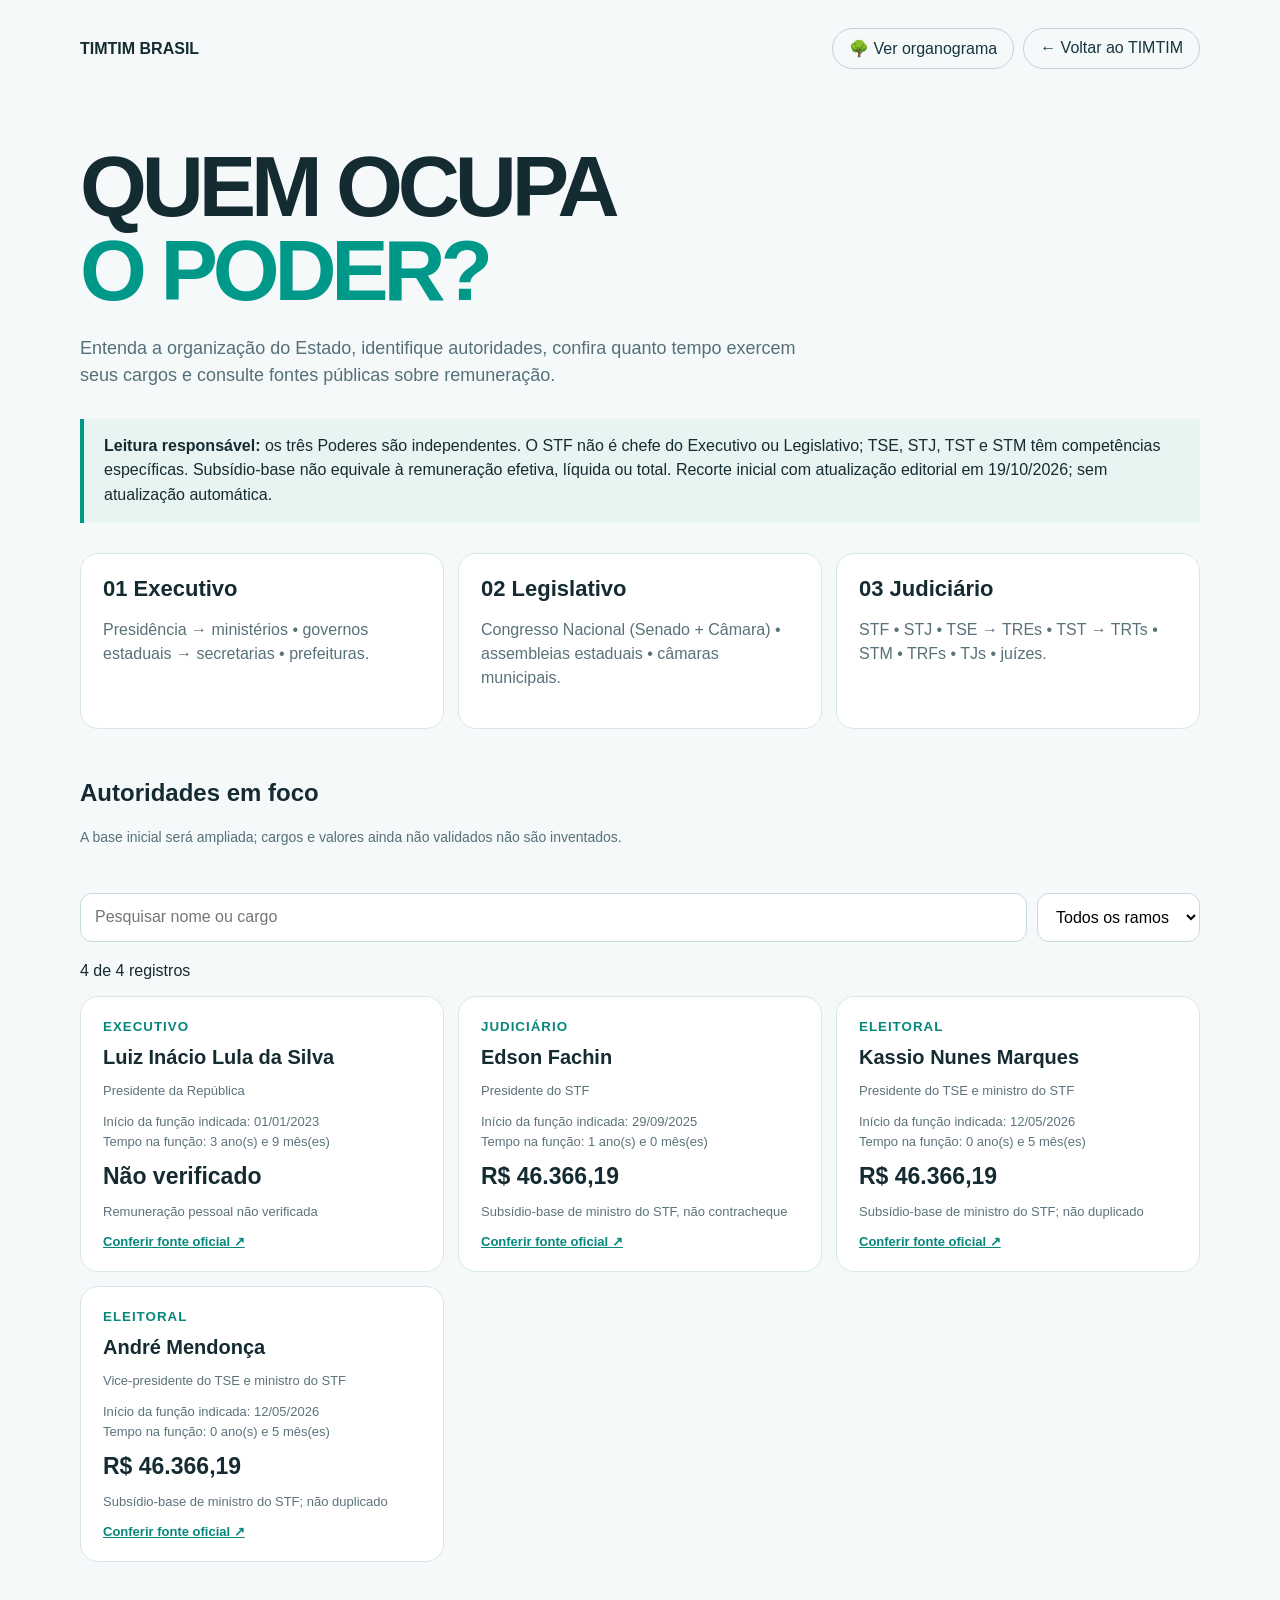
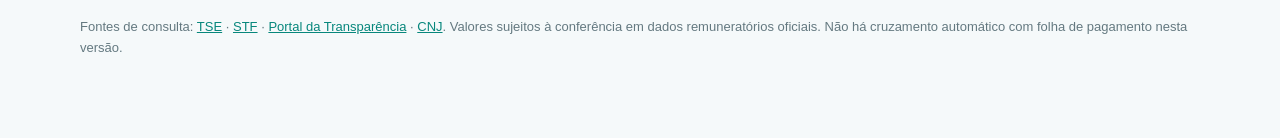
<file: poder.html>
<!doctype html><html lang="pt-BR"><head><meta charset="utf-8"><meta name="viewport" content="width=device-width,initial-scale=1"><title>Mapa do Poder | TIMTIM Brasil</title><style>
*{box-sizing:border-box}body{margin:0;font-family:Inter,Arial,sans-serif;background:#f5f9fa;color:#152b32}main{max-width:1160px;margin:auto;padding:28px 20px 80px}a{color:#07877c}header{display:flex;justify-content:space-between;align-items:center;gap:12px}header a{padding:10px 16px;border:1px solid #bfd4d6;border-radius:99px;text-decoration:none;color:#173640}h1{font-size:clamp(42px,7vw,86px);line-height:.98;letter-spacing:-.06em;margin:75px 0 22px}h1 span{color:#009989}.lead{font-size:18px;line-height:1.5;max-width:750px;color:#557079}.notice{border-left:4px solid #009989;background:#e7f4f1;padding:15px 20px;line-height:1.55;margin:30px 0}.branches,.cards{display:grid;grid-template-columns:repeat(3,1fr);gap:14px}.branch,.person{padding:22px;border-radius:18px;border:1px solid #d9e6e8;background:#fff}.branch h2{margin:0;font-size:22px}.branch p{color:#597178;line-height:1.5}.controls{display:flex;gap:10px;margin:45px 0 20px;flex-wrap:wrap}input,select{font:inherit;padding:14px;border:1px solid #c5dadd;border-radius:12px;background:white}input{flex:1;min-width:210px}.person{display:flex;flex-direction:column;gap:12px}.person small{font-weight:bold;text-transform:uppercase;letter-spacing:1px;color:#07877c}.person h3{margin:0;font-size:20px}.person p{margin:0;font-size:13px;color:#5c737b;line-height:1.5}.person strong{font-size:23px}.person a{margin-top:auto;font-size:13px;font-weight:bold}footer{margin-top:55px;color:#647980;font-size:13px;line-height:1.6}@media(max-width:760px){.branches,.cards{grid-template-columns:1fr}h1{margin-top:45px}}</style></head><body><main><header><b>TIMTIM BRASIL</b><span style="display:flex;gap:9px;flex-wrap:wrap"><a href="./arvore.html">🌳 Ver organograma</a><a href="./index.html">← Voltar ao TIMTIM</a></span></header><h1>QUEM OCUPA<br><span>O PODER?</span></h1><p class="lead">Entenda a organização do Estado, identifique autoridades, confira quanto tempo exercem seus cargos e consulte fontes públicas sobre remuneração.</p><div class="notice"><b>Leitura responsável:</b> os três Poderes são independentes. O STF não é chefe do Executivo ou Legislativo; TSE, STJ, TST e STM têm competências específicas. Subsídio-base não equivale à remuneração efetiva, líquida ou total. Recorte inicial com atualização editorial em 19/10/2026; sem atualização automática.</div><div class="branches"><div class="branch"><h2>01 Executivo</h2><p>Presidência → ministérios • governos estaduais → secretarias • prefeituras.</p></div><div class="branch"><h2>02 Legislativo</h2><p>Congresso Nacional (Senado + Câmara) • assembleias estaduais • câmaras municipais.</p></div><div class="branch"><h2>03 Judiciário</h2><p>STF • STJ • TSE → TREs • TST → TRTs • STM • TRFs • TJs • juízes.</p></div></div><h2 style="margin-top:50px">Autoridades em foco</h2><p class="lead" style="font-size:14px">A base inicial será ampliada; cargos e valores ainda não validados não são inventados.</p><div class="controls"><input id="q" type="search" placeholder="Pesquisar nome ou cargo" aria-label="Pesquisar"><select id="ramo" aria-label="Selecionar ramo"><option value="">Todos os ramos</option><option>Executivo</option><option>Judiciário</option><option>Eleitoral</option></select></div><p id="count"></p><section class="cards" id="cards"></section><footer>Fontes de consulta: <a href="https://www.tse.jus.br/institucional/ministros/origem/por-presidencias/presidencias-e-ministros-do-periodo">TSE</a> · <a href="https://portal.stf.jus.br/">STF</a> · <a href="https://portaldatransparencia.gov.br/">Portal da Transparência</a> · <a href="https://www.cnj.jus.br/">CNJ</a>. Valores sujeitos à conferência em dados remuneratórios oficiais. Não há cruzamento automático com folha de pagamento nesta versão.</footer></main><script>
const data=[{"name":"Luiz Inácio Lula da Silva","cargo":"Presidente da República","ramo":"Executivo","desde":"2023-01-01","valor":null,"fonte":"https://www.gov.br/planalto/pt-br","tipo":"Remuneração pessoal não verificada"},{"name":"Edson Fachin","cargo":"Presidente do STF","ramo":"Judiciário","desde":"2025-09-29","valor":46366.19,"fonte":"https://portal.stf.jus.br/","tipo":"Subsídio-base de ministro do STF, não contracheque"},{"name":"Kassio Nunes Marques","cargo":"Presidente do TSE e ministro do STF","ramo":"Eleitoral","desde":"2026-05-12","valor":46366.19,"fonte":"https://www.tse.jus.br/comunicacao/noticias/2026/Maio/ao-tomar-posse-na-presidencia-do-tse-nunes-marques-defende-a-vontade-soberana-do-povo-nas-urnas","tipo":"Subsídio-base de ministro do STF; não duplicado"},{"name":"André Mendonça","cargo":"Vice-presidente do TSE e ministro do STF","ramo":"Eleitoral","desde":"2026-05-12","valor":46366.19,"fonte":"https://www.tse.jus.br/comunicacao/noticias/2026/Maio/clica-e-confirma-ministro-nunes-marques-assume-a-presidencia-do-tse","tipo":"Subsídio-base de ministro do STF; não duplicado"}];const esc=x=>String(x).replace(/[&<>"]/g,c=>({'&':'&amp;','<':'&lt;','>':'&gt;','"':'&quot;'}[c]));function tempo(s){const d=new Date(s+'T12:00:00'),n=new Date('2026-10-19T12:00:00');let m=(n.getFullYear()-d.getFullYear())*12+n.getMonth()-d.getMonth()-(n.getDate()<d.getDate()?1:0);return Math.floor(m/12)+' ano(s) e '+m%12+' mês(es)'}function render(){const q=document.querySelector('#q').value.toLocaleLowerCase('pt-BR'),ramo=document.querySelector('#ramo').value;const arr=data.filter(x=>(!ramo||x.ramo===ramo)&&(x.name+' '+x.cargo).toLocaleLowerCase('pt-BR').includes(q));document.querySelector('#count').textContent=arr.length+' de '+data.length+' registros';document.querySelector('#cards').innerHTML=arr.map(x=>'<article class="person"><small>'+esc(x.ramo)+'</small><h3>'+esc(x.name)+'</h3><p>'+esc(x.cargo)+'</p><p>Início da função indicada: '+new Date(x.desde+'T12:00:00').toLocaleDateString('pt-BR')+'<br>Tempo na função: '+tempo(x.desde)+'</p><strong>'+(x.valor===null?'Não verificado':x.valor.toLocaleString('pt-BR',{style:'currency',currency:'BRL'}))+'</strong><p>'+esc(x.tipo)+'</p><a target="_blank" rel="noopener" href="'+esc(x.fonte)+'">Conferir fonte oficial ↗</a></article>').join('')}document.querySelector('#q').addEventListener('input',render);document.querySelector('#ramo').addEventListener('change',render);render();</script></body></html>
</file>
<file: styles.css>
:root{--ink:#101010;--paper:#fff;--yellow:#ffcf22;--green:#159447;--blue:#063b78;--red:#ef4b3e}*{box-sizing:border-box}html,body{margin:0;height:100%;font-family:Arial,Helvetica,sans-serif;color:var(--ink);background:#fff}body{overflow:hidden}button{font:inherit}.app,.screen{width:100vw;height:100svh}.screen{position:absolute;inset:0;display:grid;place-items:center;opacity:0;visibility:hidden;transform:translateY(18px);transition:.55s ease;background:#fff;overflow:hidden}.screen.is-active{opacity:1;visibility:visible;transform:none}.center{text-align:center;width:min(1080px,88vw);position:relative}.intro h1,.manifesto h2,.politics h2{font-family:Georgia,'Times New Roman',serif;font-weight:400;letter-spacing:-.04em}.intro h1{font-size:clamp(48px,6.5vw,98px);line-height:.96;margin:0 0 54px}.pill{border:1px solid #111;border-radius:999px;background:#fff;padding:16px 24px;display:inline-flex;gap:30px;align-items:center;cursor:pointer}.pill:hover{background:#111;color:#fff}.back{position:absolute;z-index:10;left:22px;top:20px;border:0;background:none;font-size:28px;cursor:pointer;color:inherit}.next{position:absolute;right:28px;bottom:25px;width:64px;height:64px;border:0;border-radius:50%;background:#111;color:#fff;font-size:34px;cursor:pointer;animation:pulse 1.7s infinite}.light{background:#fff;color:#111}.politics-center small,.manifesto small{letter-spacing:.2em;color:#888}.politics h2{font-size:clamp(38px,5vw,70px);margin:8px 0 0}.scribble{position:relative;width:min(720px,88vw);margin:auto}.scribble svg{width:100%;height:auto}.scribble path{fill:none;stroke-linecap:round;stroke-width:15}.scribble .y{stroke:var(--yellow)}.scribble .r{stroke:var(--red)}.scribble .b{stroke:#2798ef}.scribble .g{stroke:#74bd45}.scribble svg{animation:wobble 2.4s ease-in-out infinite}.term{position:absolute;font-size:12px;font-weight:800;border:1px solid #111;border-radius:999px;padding:7px 10px;background:#fff;z-index:2;animation:float 1.8s ease-in-out infinite}.t1{left:9%;top:28%}.t2{right:12%;top:24%;animation-delay:.3s}.t3{left:22%;bottom:18%;animation-delay:.6s}.t4{right:22%;bottom:10%;animation-delay:.9s}.t5{left:48%;top:14%;animation-delay:1.2s}.dark{background:#0c0c0c;color:#fff}.manifesto h2{font-size:clamp(45px,7vw,105px);line-height:.88;margin:12px 0 28px}.manifesto p{font-size:clamp(16px,1.6vw,23px);line-height:1.4}.stack{display:flex;flex-wrap:wrap;justify-content:center;gap:8px 28px}.stack span{font-size:clamp(22px,3.3vw,48px);font-weight:800;animation:flash 2.4s infinite}.stack span:nth-child(2){animation-delay:.3s}.stack span:nth-child(3){animation-delay:.6s}.stack span:nth-child(4){animation-delay:.9s}.switch{display:flex;align-items:center;justify-content:center;gap:16px;margin:28px}.switch i{width:84px;height:42px;border:2px solid #111;border-radius:999px;position:relative}.switch i:after{content:"";position:absolute;width:30px;height:30px;border-radius:50%;background:#111;top:4px;left:5px;animation:switch 2s ease-in-out infinite}.aside{color:#777}.data-orbit{height:210px;position:relative;display:grid;place-items:center;margin:12px auto;width:min(620px,90vw)}.data-orbit b{font-size:clamp(48px,8vw,105px)}.data-orbit span{position:absolute;font-size:12px;font-weight:700;letter-spacing:.12em;animation:float 2s infinite}.data-orbit span:nth-of-type(1){top:8%;left:15%}.data-orbit span:nth-of-type(2){top:5%;right:13%}.data-orbit span:nth-of-type(3){bottom:5%;left:10%}.data-orbit span:nth-of-type(4){bottom:8%;right:8%}.data-orbit span:nth-of-type(5){top:46%;right:0}.trace-list{display:grid;gap:8px;margin:0 auto 20px;width:min(620px,90vw);text-align:left}.trace-list span{font-size:clamp(20px,3vw,38px);border-bottom:1px solid #ddd;padding:8px}.trace-list b{font-weight:400;color:#777}.people-word{font-family:Georgia,serif;font-size:clamp(70px,13vw,180px);line-height:.8;margin:20px 0}.people h2{font-size:clamp(35px,5vw,70px);margin:25px 0 14px}.who{margin:22px 0}.actions{font-size:clamp(14px,1.8vw,22px);line-height:2}.final h2{font-size:clamp(55px,8vw,120px);margin-bottom:5px}.final h3{font-size:clamp(38px,6vw,82px);margin:0 0 15px}.timtim-mark{margin:22px auto 25px;width:230px;height:145px;display:grid;place-items:center}.diamond{width:165px;height:110px;background:var(--yellow);transform:rotate(0deg) skewX(-12deg);display:grid;place-items:center;clip-path:polygon(50% 0,100% 50%,50% 100%,0 50%)}.globe{width:95px;height:95px;border-radius:50%;background:var(--blue);display:grid;place-items:center;transform:skewX(12deg)}.band{width:150px;background:#fff;padding:7px 8px;border-radius:50%;display:flex;flex-direction:column;line-height:1}.band b{font-size:23px;letter-spacing:.05em;color:var(--blue)}.band span{font-size:7px;letter-spacing:.18em;color:var(--blue);margin-top:3px}.inverse{background:#111;color:#fff}.inverse:hover{background:#fff;color:#111}@keyframes wobble{50%{transform:rotate(2deg) scale(1.025)}}@keyframes float{50%{transform:translateY(-12px)}}@keyframes flash{50%{opacity:.28}}@keyframes switch{50%{left:45px}}@keyframes pulse{50%{transform:scale(1.08)}}@media(max-width:700px){.center{width:88vw}.intro h1{font-size:15vw}.pill{width:100%;justify-content:space-between;font-size:13px}.politics h2{font-size:10vw}.scribble{margin-top:6vh}.manifesto h2{font-size:12vw}.stack{display:grid;gap:6px}.stack span{font-size:7.5vw}.manifesto p{font-size:15px}.next{width:54px;height:54px;right:18px;bottom:18px}.back{left:10px;top:10px}.data-orbit{height:180px}.people-word{font-size:21vw}.actions{font-size:13px}.timtim-mark{transform:scale(.85);margin:10px auto}.final h2{font-size:14vw}}@media(prefers-reduced-motion:reduce){*{animation:none!important;transition:none!important}}
.surveillance{background:#020603;color:#fff}.code-rain{position:absolute;inset:-6%;overflow:hidden;opacity:.18;pointer-events:none}.code-rain span{position:absolute;left:-5%;width:110%;white-space:nowrap;color:#00ef62;font-family:"Courier New",monospace;font-size:clamp(12px,1.3vw,19px);letter-spacing:.08em;text-shadow:0 0 8px rgba(0,255,100,.25);animation:codeDrift 9s linear infinite}.code-rain span:nth-child(1){top:8%}.code-rain span:nth-child(2){top:24%;animation-duration:13s;animation-direction:reverse}.code-rain span:nth-child(3){top:40%;animation-duration:11s}.code-rain span:nth-child(4){top:57%;animation-duration:15s;animation-direction:reverse}.code-rain span:nth-child(5){top:74%;animation-duration:10s}.code-rain span:nth-child(6){top:90%;animation-duration:14s;animation-direction:reverse}.surveillance-center{position:relative;z-index:2;text-align:center;width:min(720px,82vw)}.surveillance-center small{display:block;margin-bottom:14px;letter-spacing:.22em;color:#71917a}.warning-sign{margin:auto;background:#ffe900;color:#111;border:7px solid #111;border-radius:13px;box-shadow:0 20px 60px rgba(0,0,0,.55);padding:0 20px 24px;max-width:500px}.warning-top{background:#111;color:#ffe900;font-weight:900;font-size:clamp(48px,8vw,92px);line-height:1;padding:17px 8px;margin:9px -11px 20px}.smile{width:160px;height:160px;border:7px solid #111;border-radius:50%;margin:0 auto 22px;position:relative}.smile i{position:absolute;top:46px;width:20px;height:20px;border-radius:50%;background:#111}.smile i:first-child{left:37px}.smile i:nth-child(2){right:37px}.smile b{position:absolute;left:32px;right:32px;bottom:37px;height:44px;border-bottom:8px solid #111;border-radius:0 0 70px 70px}.warning-copy{font-weight:900;font-size:clamp(21px,3vw,38px);line-height:1.05}.warning-word{display:inline-block;margin-top:7px;background:#111;color:#ffe900;font-weight:900;font-size:clamp(32px,5vw,58px);padding:7px 13px;min-width:70%;transition:opacity .14s,transform .14s}.warning-word.swap{opacity:.12;transform:scale(.96)}.surveillance-center p{font-size:13px;letter-spacing:.12em;text-transform:uppercase;color:#829087;margin-top:15px}.back-round,.next-round{width:58px;height:58px;border-radius:50%;display:grid;place-items:center;background:#090909;color:#fff;border:1px solid rgba(255,255,255,.2);font-size:28px}.back-round{left:22px;top:auto;bottom:24px}.next-round{right:22px;bottom:24px}@keyframes codeDrift{from{transform:translateX(-3%)}to{transform:translateX(6%)}}@media(max-width:700px){.surveillance-center{width:84vw}.warning-sign{max-width:350px;border-width:6px;padding:0 15px 20px}.warning-top{font-size:14vw;margin:8px -7px 16px}.smile{width:126px;height:126px;border-width:6px;margin-bottom:16px}.smile i{top:36px;width:16px;height:16px}.smile i:first-child{left:29px}.smile i:nth-child(2){right:29px}.smile b{left:25px;right:25px;bottom:29px;height:36px;border-bottom-width:7px}.warning-copy{font-size:6.6vw}.warning-word{font-size:9.5vw}.code-rain{opacity:.14}}

/* CONTINUOUS CAROUSEL + PAGE 04 GLASS LIGHT */
.screen{transform:translateX(7vw) scale(.985);transition:opacity .62s cubic-bezier(.22,.8,.22,1),transform .62s cubic-bezier(.22,.8,.22,1),visibility .62s}
.screen.is-active{transform:translateX(0) scale(1)}
.screen.slide-out-left{opacity:0;visibility:visible;transform:translateX(-7vw) scale(.985)}
.screen.slide-out-right{opacity:0;visibility:visible;transform:translateX(7vw) scale(.985)}
#page-4{background:#090a0d;color:#fff;transition:background .7s ease,color .7s ease,opacity .62s,transform .62s}
#page-4 .center{z-index:3}
#page-4 h2{font-size:clamp(54px,8.5vw,128px)}
.mood-stage{position:relative;height:150px;display:grid;place-items:center;margin:8px auto 24px;isolation:isolate}
.glass-toggle{position:relative;z-index:3;display:flex;align-items:center;gap:20px;padding:15px 22px;border:1px solid rgba(255,255,255,.3);border-radius:999px;background:rgba(255,255,255,.09);color:#fff;backdrop-filter:blur(18px) saturate(145%);-webkit-backdrop-filter:blur(18px) saturate(145%);box-shadow:inset 0 1px 0 rgba(255,255,255,.28),0 18px 45px rgba(0,0,0,.25);cursor:pointer;overflow:hidden}
.glass-toggle:before{content:"";position:absolute;inset:-80% -20%;background:linear-gradient(110deg,transparent 32%,rgba(255,255,255,.25) 48%,transparent 62%);animation:glassSweep 3.2s linear infinite}
.mood-label{position:relative;z-index:2;font-weight:900;font-size:17px;letter-spacing:.08em;transition:.45s}
.glass-core{position:relative;z-index:2;width:82px;height:42px;border-radius:999px;border:1px solid rgba(255,255,255,.5);background:rgba(255,255,255,.12);box-shadow:inset 0 0 18px rgba(255,255,255,.1)}
.glass-core i{position:absolute;width:32px;height:32px;left:5px;top:4px;border-radius:50%;background:rgba(255,255,255,.9);box-shadow:0 0 20px rgba(255,255,255,.8);transition:.55s cubic-bezier(.2,.8,.2,1)}
.light-reflection{position:absolute;border-radius:50%;filter:blur(42px);opacity:.52;mix-blend-mode:screen;pointer-events:none;animation:lightFloat 4.5s ease-in-out infinite}
.light-a{width:180px;height:90px;background:#00e5ff;left:27%;top:18%}.light-b{width:160px;height:100px;background:#ffe600;right:27%;top:32%;animation-delay:-1.4s}.light-c{width:130px;height:80px;background:#35ff8a;left:44%;bottom:0;animation-delay:-2.7s}
#page-4.mood-good{background:#f6f8f5;color:#111}
#page-4.mood-good .glass-toggle{color:#111;border-color:rgba(0,0,0,.15);background:rgba(255,255,255,.32)}
#page-4.mood-good .glass-core{border-color:rgba(0,0,0,.25);background:rgba(255,255,255,.38)}
#page-4.mood-good .glass-core i{left:44px;background:#fff;box-shadow:0 0 28px rgba(255,231,80,.95)}
#page-4.mood-good .mood-good{opacity:1}#page-4.mood-good .mood-bad{opacity:.32}
#page-4:not(.mood-good) .mood-good{opacity:.35}#page-4:not(.mood-good) .mood-bad{opacity:1}
#page-4 .discussion{font-size:clamp(21px,2.2vw,32px)}
@keyframes glassSweep{to{transform:translateX(70%)}}
@keyframes lightFloat{50%{transform:translate(22px,-13px) scale(1.14);opacity:.75}}
@media(max-width:700px){#page-4 h2{font-size:13vw}.mood-stage{height:130px}.glass-toggle{gap:12px;padding:12px 16px}.glass-core{width:70px;height:38px}.glass-core i{width:28px;height:28px}.mood-label{font-size:14px}#page-4.mood-good .glass-core i{left:36px}.light-a{left:4%}.light-b{right:4%}}

/* PAGE 04 — default aceso; somente RUIM apaga */
#page-4{background:#f6f8f5;color:#111}
#page-4 .glass-toggle{color:#111;border-color:rgba(0,0,0,.15);background:rgba(255,255,255,.32)}
#page-4 .glass-core{border-color:rgba(0,0,0,.25);background:rgba(255,255,255,.38)}
#page-4 .glass-core i{left:5px;background:#fff;box-shadow:0 0 28px rgba(255,231,80,.95)}
#page-4 .mood-good{opacity:1}#page-4 .mood-bad{opacity:.35}
#page-4.mood-bad-state{background:#090a0d;color:#fff}
#page-4.mood-bad-state .glass-toggle{color:#fff;border-color:rgba(255,255,255,.3);background:rgba(255,255,255,.09)}
#page-4.mood-bad-state .glass-core{border-color:rgba(255,255,255,.5);background:rgba(255,255,255,.12)}
#page-4.mood-bad-state .glass-core i{left:44px;background:rgba(255,255,255,.75);box-shadow:0 0 10px rgba(255,255,255,.15)}
#page-4.mood-bad-state .mood-good{opacity:.35}#page-4.mood-bad-state .mood-bad{opacity:1}
#page-4.mood-bad-state .light-reflection{opacity:.08}
#page-4 .discussion{font-size:clamp(28px,3.2vw,48px);line-height:1.12;margin:28px auto 18px;max-width:900px}
#page-4 .aside{font-size:clamp(22px,2.5vw,36px);line-height:1.2;margin:0 auto;max-width:900px}
@media(max-width:700px){#page-4 .discussion{font-size:7vw}#page-4 .aside{font-size:5.5vw}#page-4.mood-bad-state .glass-core i{left:36px}}

/* PAGE 05 — roleta vertical de dados */
.roulette-page{background:radial-gradient(circle at 75% 50%,rgba(255,218,54,.11),transparent 30%),#f7f7f3}
.roulette-layout{width:min(1180px,92vw);display:grid;grid-template-columns:minmax(320px,.9fr) minmax(420px,1.1fr);gap:7vw;align-items:center}
.roulette-side{position:relative}
.roulette-side>small{display:block;letter-spacing:.22em;color:#8a8a8a;margin:0 0 18px 8px}
.roulette-window{height:430px;position:relative;overflow:hidden;padding:135px 12px}
.roulette-window:before,.roulette-window:after{content:"";position:absolute;left:0;right:0;height:120px;z-index:4;pointer-events:none}
.roulette-window:before{top:0;background:linear-gradient(#f7f7f3 15%,rgba(247,247,243,.94) 42%,rgba(247,247,243,0))}
.roulette-window:after{bottom:0;background:linear-gradient(rgba(247,247,243,0),rgba(247,247,243,.94) 58%,#f7f7f3 85%)}
.roulette-track{display:flex;flex-direction:column;gap:14px;transition:transform .65s cubic-bezier(.2,.8,.2,1);will-change:transform}
.roulette-item{height:64px;border:1px solid rgba(0,0,0,.16);border-radius:14px;background:rgba(255,255,255,.26);backdrop-filter:blur(12px);-webkit-backdrop-filter:blur(12px);font-weight:800;font-size:clamp(18px,2vw,28px);letter-spacing:.04em;color:#111;opacity:.48;filter:blur(1.2px);transform:scale(.94);transition:.5s ease;box-shadow:inset 0 1px 0 rgba(255,255,255,.6)}
.roulette-item.is-active{opacity:1;filter:blur(0);transform:scale(1.04);background:rgba(255,255,255,.66);border-color:rgba(0,0,0,.32);box-shadow:0 14px 40px rgba(0,0,0,.08),inset 0 1px 0 rgba(255,255,255,.85)}
.roulette-item.is-near{opacity:.72;filter:blur(.45px);transform:scale(.98)}
.roulette-focus{position:absolute;left:0;right:0;top:50%;height:76px;transform:translateY(-50%);border-top:1px solid rgba(0,0,0,.08);border-bottom:1px solid rgba(0,0,0,.08);pointer-events:none;z-index:3}
.roulette-controls{display:flex;gap:10px;padding-left:10px}
.roulette-controls button{width:46px;height:46px;border-radius:50%;border:1px solid rgba(0,0,0,.14);background:rgba(255,255,255,.45);backdrop-filter:blur(10px);font-size:20px;cursor:pointer}
.roulette-copy{text-align:left}
.roulette-copy .mini-label{font-size:14px;letter-spacing:.16em;font-weight:800;margin-bottom:12px}
.roulette-copy h2{font-size:clamp(58px,7vw,112px);line-height:.88;margin:0 0 28px}
.roulette-copy p{font-size:clamp(20px,2vw,30px);max-width:620px;line-height:1.25;color:#555}
@media(max-width:800px){
 .roulette-layout{grid-template-columns:1fr;gap:18px;width:90vw}
 .roulette-copy{order:-1;text-align:center}
 .roulette-copy h2{font-size:13vw;margin-bottom:16px}
 .roulette-copy p{font-size:5vw;margin:0 auto}
 .roulette-window{height:330px;padding:98px 10px}
 .roulette-item{height:56px;font-size:5.2vw}
 .roulette-window:before,.roulette-window:after{height:88px}
 .roulette-controls{justify-content:center;padding-left:0}
}

/* PAGE 05 — frase central + cards horizontais */
.roulette-page{background:radial-gradient(circle at 50% 38%,rgba(255,218,54,.12),transparent 26%),#f7f7f3}
.roulette-center{width:min(1180px,94vw);text-align:center;position:relative}
.roulette-center>small{display:block;letter-spacing:.22em;color:#8a8a8a;margin-bottom:10px}
.roulette-center .mini-label{font-size:14px;letter-spacing:.18em;font-weight:800;margin-bottom:10px}
.roulette-center h2{font-size:clamp(58px,7.5vw,118px);line-height:.87;margin:0 0 24px}
.roulette-center>p{font-size:clamp(19px,2vw,30px);line-height:1.25;color:#555;margin:0 auto 36px;max-width:720px}
.horizontal-roulette-wrap{display:grid;grid-template-columns:52px 1fr 52px;gap:14px;align-items:center;width:100%}
.horizontal-roulette{overflow:hidden;position:relative;padding:10px 0}
.horizontal-roulette:before,.horizontal-roulette:after{content:"";position:absolute;top:0;bottom:0;width:90px;z-index:3;pointer-events:none}
.horizontal-roulette:before{left:0;background:linear-gradient(90deg,#f7f7f3,rgba(247,247,243,0))}
.horizontal-roulette:after{right:0;background:linear-gradient(270deg,#f7f7f3,rgba(247,247,243,0))}
.horizontal-track{display:flex;gap:16px;transition:transform .65s cubic-bezier(.2,.8,.2,1);will-change:transform}
.roulette-card{flex:0 0 clamp(180px,22vw,280px);height:96px;border-radius:20px;border:1px solid rgba(0,0,0,.16);background:rgba(255,255,255,.28);backdrop-filter:blur(14px);-webkit-backdrop-filter:blur(14px);font-size:clamp(18px,2vw,28px);font-weight:800;letter-spacing:.04em;color:#111;opacity:.48;filter:blur(1.1px);transform:scale(.94);transition:.5s ease;box-shadow:inset 0 1px 0 rgba(255,255,255,.7)}
.roulette-card.is-active{opacity:1;filter:blur(0);transform:scale(1);background:rgba(255,255,255,.68);border-color:rgba(0,0,0,.30);box-shadow:0 16px 42px rgba(0,0,0,.08),inset 0 1px 0 rgba(255,255,255,.9)}
.roulette-card.is-near{opacity:.72;filter:blur(.4px);transform:scale(.97)}
.h-control{width:52px;height:52px;border-radius:50%;border:1px solid rgba(0,0,0,.14);background:rgba(255,255,255,.5);backdrop-filter:blur(10px);font-size:22px;cursor:pointer}
@media(max-width:800px){
 .roulette-center h2{font-size:13vw}
 .roulette-center>p{font-size:5vw;margin-bottom:24px}
 .horizontal-roulette-wrap{grid-template-columns:42px 1fr 42px;gap:8px}
 .h-control{width:42px;height:42px;font-size:18px}
 .roulette-card{flex-basis:70vw;height:82px;font-size:6vw}
 .horizontal-roulette:before,.horizontal-roulette:after{width:42px}
}

/* PAGE 05 — glass cards livres */
.float-page{background:#050609;color:#fff}
.float-page:before{content:"";position:absolute;inset:-20%;background:radial-gradient(circle at 18% 35%,rgba(0,180,255,.18),transparent 20%),radial-gradient(circle at 78% 30%,rgba(108,44,255,.22),transparent 22%),radial-gradient(circle at 60% 78%,rgba(0,255,184,.12),transparent 18%);filter:blur(28px);animation:ambientFloat 9s ease-in-out infinite alternate}
.float-stage{position:relative;width:min(1220px,94vw);height:min(760px,86svh);isolation:isolate}
.float-stage>small{position:absolute;top:3%;left:50%;transform:translateX(-50%);z-index:5;letter-spacing:.22em;color:rgba(255,255,255,.5)}
.float-copy{position:absolute;z-index:4;left:50%;top:50%;transform:translate(-50%,-50%);text-align:center;width:min(760px,72vw);pointer-events:none}
.float-copy .mini-label{font-size:14px;letter-spacing:.2em;font-weight:800;color:rgba(255,255,255,.72);margin-bottom:10px}
.float-copy h2{font-size:clamp(60px,8vw,126px);line-height:.86;margin:0 0 24px;color:#fff;text-shadow:0 12px 50px rgba(0,0,0,.5)}
.float-copy p{font-size:clamp(17px,1.8vw,26px);color:rgba(255,255,255,.68);margin:0}
.float-card{position:absolute;z-index:6;min-width:170px;height:82px;padding:0 25px;border-radius:22px;border:1px solid rgba(255,255,255,.35);background:linear-gradient(135deg,rgba(255,255,255,.17),rgba(75,104,255,.08));color:#fff;font-weight:800;font-size:clamp(15px,1.5vw,21px);letter-spacing:.05em;backdrop-filter:blur(18px) saturate(155%);-webkit-backdrop-filter:blur(18px) saturate(155%);box-shadow:inset 0 1px 0 rgba(255,255,255,.42),0 18px 48px rgba(0,0,0,.3),0 0 24px rgba(70,120,255,.12);cursor:grab;touch-action:none;user-select:none;transition:box-shadow .2s,filter .2s;animation:cardFloat 4.5s ease-in-out infinite}
.float-card:before{content:"";position:absolute;inset:1px;border-radius:20px;background:linear-gradient(120deg,rgba(0,220,255,.12),transparent 35%,rgba(130,60,255,.15) 70%,transparent);pointer-events:none}
.float-card.dragging{cursor:grabbing;z-index:20;animation:none;box-shadow:inset 0 1px 0 rgba(255,255,255,.65),0 28px 70px rgba(0,0,0,.48),0 0 34px rgba(70,140,255,.32)}
.fc1{left:4%;top:13%;transform:rotate(-7deg)}.fc2{right:5%;top:11%;transform:rotate(8deg);animation-delay:-1s}.fc3{left:1%;top:48%;transform:rotate(5deg);animation-delay:-2.1s}.fc4{right:1%;top:46%;transform:rotate(-6deg);animation-delay:-.6s}.fc5{left:12%;bottom:8%;transform:rotate(-3deg);animation-delay:-3s}.fc6{right:12%;bottom:7%;transform:rotate(5deg);animation-delay:-1.8s}.fc7{left:30%;top:5%;transform:rotate(3deg);animation-delay:-2.5s}.fc8{right:29%;bottom:3%;transform:rotate(-4deg);animation-delay:-.9s}
@keyframes cardFloat{50%{margin-top:-12px;filter:brightness(1.15)}}@keyframes ambientFloat{to{transform:translate(3%,2%) scale(1.06)}}
@media(max-width:700px){.float-stage{width:92vw;height:82svh}.float-copy{width:82vw}.float-copy h2{font-size:14vw}.float-copy p{font-size:4.5vw}.float-card{min-width:118px;height:60px;padding:0 14px;border-radius:17px;font-size:3.3vw}.fc1{left:0;top:12%}.fc2{right:0;top:18%}.fc3{left:0;top:37%}.fc4{right:0;top:43%}.fc5{left:2%;bottom:15%}.fc6{right:1%;bottom:10%}.fc7{left:29%;top:5%}.fc8{right:25%;bottom:2%}}

/* PAGE 04 -> 05: placas atravessam a transicao */
.float-card.incoming{opacity:0!important;filter:blur(10px) brightness(1.45)!important;animation:none!important;transition:none!important}
.float-card.incoming:nth-of-type(1),.float-card.incoming:nth-of-type(3),.float-card.incoming:nth-of-type(5),.float-card.incoming:nth-of-type(7){translate:-72vw 8vh;rotate:-18deg;scale:.72}
.float-card.incoming:nth-of-type(2),.float-card.incoming:nth-of-type(4),.float-card.incoming:nth-of-type(6),.float-card.incoming:nth-of-type(8){translate:-92vw -7vh;rotate:16deg;scale:.68}
.float-card.incoming.arrived{opacity:1!important;filter:blur(0) brightness(1)!important;translate:0 0;rotate:0deg;scale:1;transition:translate .9s cubic-bezier(.16,.82,.24,1),rotate .9s cubic-bezier(.16,.82,.24,1),scale .9s cubic-bezier(.16,.82,.24,1),opacity .45s ease,filter .7s ease!important;transition-delay:var(--enter-delay)!important}
@media(max-width:700px){.float-card.incoming:nth-of-type(n){translate:-120vw 0;scale:.62}.float-card.incoming.arrived{translate:0 0;scale:1}}

/* PAGE 05 — paleta TIMTIM + área central protegida */
.float-page{background:#020804;color:#fff}
.float-page:before{background:
 radial-gradient(circle at 16% 32%,rgba(21,148,71,.24),transparent 23%),
 radial-gradient(circle at 82% 28%,rgba(6,59,120,.34),transparent 25%),
 radial-gradient(circle at 52% 82%,rgba(255,207,34,.17),transparent 19%);
 filter:blur(30px)}
.float-copy{z-index:12;width:min(650px,58vw);padding:34px 28px;border-radius:42px;background:radial-gradient(ellipse at center,rgba(2,8,4,.94) 0%,rgba(2,8,4,.82) 54%,rgba(2,8,4,0) 76%)}
.float-copy h2{font-size:clamp(58px,7.3vw,112px);text-shadow:0 12px 50px #020804}
.float-card{z-index:6;border-color:rgba(255,255,255,.28);background:linear-gradient(135deg,rgba(255,255,255,.16),rgba(6,59,120,.13));box-shadow:inset 0 1px 0 rgba(255,255,255,.4),0 18px 48px rgba(0,0,0,.35),0 0 26px rgba(21,148,71,.11)}
.float-card:nth-of-type(3n+1){background:linear-gradient(135deg,rgba(21,148,71,.22),rgba(255,255,255,.08));border-color:rgba(82,211,123,.34)}
.float-card:nth-of-type(3n+2){background:linear-gradient(135deg,rgba(6,59,120,.32),rgba(255,255,255,.08));border-color:rgba(73,139,210,.34)}
.float-card:nth-of-type(3n){background:linear-gradient(135deg,rgba(255,207,34,.18),rgba(255,255,255,.08));border-color:rgba(255,207,34,.34)}
.float-card:before{background:linear-gradient(120deg,rgba(255,207,34,.08),transparent 30%,rgba(21,148,71,.12) 62%,rgba(6,59,120,.15))}
.drag-hint{position:absolute;z-index:13;left:50%;bottom:1.5%;transform:translateX(-50%);display:flex;align-items:center;gap:8px;padding:8px 13px;border:1px solid rgba(255,255,255,.16);border-radius:999px;background:rgba(255,255,255,.055);backdrop-filter:blur(10px);-webkit-backdrop-filter:blur(10px);color:rgba(255,255,255,.58);font-size:11px;letter-spacing:.08em;text-transform:uppercase;pointer-events:none;animation:hintMove 2.4s ease-in-out infinite}
.drag-hint span{font-size:17px;color:rgba(255,207,34,.78);animation:hintArrow 1.4s ease-in-out infinite}
@keyframes hintMove{50%{opacity:.58}}@keyframes hintArrow{50%{transform:translateX(4px)}}
@media(max-width:700px){
 .float-copy{width:70vw;padding:26px 12px;border-radius:30px}
 .float-copy h2{font-size:12vw}
 .float-copy p{font-size:3.9vw}
 .drag-hint{bottom:0;font-size:9px;padding:6px 10px}
 .fc1{left:0;top:13%}.fc2{right:0;top:19%}.fc3{left:0;top:36%}.fc4{right:0;top:42%}.fc5{left:1%;bottom:14%}.fc6{right:1%;bottom:12%}.fc7{left:7%;top:5%}.fc8{right:4%;bottom:3%}
}

/* PAGE 06 — estrada transparente de dados */
.trace-road-page{background:#020804;color:#fff}
.trace-road-page:before{content:"";position:absolute;inset:-15%;background:radial-gradient(circle at 12% 68%,rgba(21,148,71,.18),transparent 22%),radial-gradient(circle at 52% 65%,rgba(255,207,34,.12),transparent 20%),radial-gradient(circle at 88% 48%,rgba(6,59,120,.32),transparent 25%);filter:blur(34px)}
.trace-road-stage{position:relative;width:100vw;height:100svh;overflow:hidden}
.trace-road-stage>small{position:absolute;z-index:8;top:6%;left:50%;transform:translateX(-50%);letter-spacing:.22em;color:rgba(255,255,255,.46)}
.trace-road-copy{position:absolute;z-index:8;top:11%;left:50%;transform:translateX(-50%);text-align:center;width:min(900px,88vw)}
.trace-road-copy h2{font-size:clamp(56px,8vw,122px);line-height:.86;margin:0 0 16px;color:#fff}
.trace-road-copy p{font-size:clamp(15px,1.7vw,24px);color:rgba(255,255,255,.62);margin:0}
.data-road{position:absolute;left:0;right:0;top:31%;height:58%;overflow:hidden}
.data-road svg{position:absolute;inset:0;width:100%;height:100%;overflow:visible}
.road-base{fill:none;stroke:rgba(255,255,255,.075);stroke-width:116;stroke-linecap:round;filter:blur(1px)}
.road-glow{fill:none;stroke:url(#roadGlow);stroke-width:94;stroke-linecap:round;opacity:.28;filter:blur(4px)}
.road-code-line{fill:none;stroke:rgba(255,255,255,.34);stroke-width:1.5;stroke-dasharray:2 13;stroke-linecap:round;animation:roadData 8s linear infinite}
.road-code{position:absolute;font:700 clamp(9px,.85vw,12px)/1 "Courier New",monospace;letter-spacing:.11em;color:rgba(255,255,255,.43);white-space:nowrap;mix-blend-mode:screen;animation:codeRoadMove 9s linear infinite}
.rc1{left:5%;top:66%;color:rgba(73,220,121,.6)}.rc2{left:40%;top:61%;animation-delay:-3s;color:rgba(255,220,75,.58)}.rc3{right:4%;top:40%;animation-delay:-6s;color:rgba(76,146,220,.7)}
.foot{position:absolute;z-index:5;font-size:clamp(22px,3vw,42px);color:rgba(255,255,255,.75);text-shadow:0 0 16px rgba(255,255,255,.3);opacity:0;animation:footStep 4.8s linear infinite}
.fp1{left:9%;top:65%;animation-delay:0s}.fp2{left:19%;top:70%;animation-delay:.55s}.fp3{left:31%;top:66%;animation-delay:1.1s}.fp4{left:45%;top:55%;animation-delay:1.65s}.fp5{left:61%;top:39%;animation-delay:2.2s}.fp6{left:79%;top:30%;animation-delay:2.75s}
.road-word{position:absolute;z-index:6;padding:9px 14px;border:1px solid rgba(255,255,255,.22);border-radius:999px;background:rgba(255,255,255,.075);backdrop-filter:blur(12px);-webkit-backdrop-filter:blur(12px);font-size:clamp(12px,1.3vw,18px);font-weight:800;letter-spacing:.07em;color:#fff;box-shadow:inset 0 1px rgba(255,255,255,.2),0 8px 28px rgba(0,0,0,.2);animation:wordAlongRoad 5.8s ease-in-out infinite}
.rw1{left:6%;top:57%;border-color:rgba(21,148,71,.42)}.rw2{left:24%;top:67%;animation-delay:-1.1s}.rw3{left:43%;top:52%;animation-delay:-2.2s;border-color:rgba(255,207,34,.4)}.rw4{left:64%;top:32%;animation-delay:-3.3s}.rw5{right:7%;top:28%;animation-delay:-4.4s;border-color:rgba(69,132,205,.5)}
.trace-ending{position:absolute;z-index:8;bottom:5%;left:50%;transform:translateX(-50%);font-size:clamp(15px,1.5vw,21px);letter-spacing:.02em;color:rgba(255,255,255,.55);white-space:nowrap}.trace-ending strong{color:#fff}
@keyframes roadData{to{stroke-dashoffset:-180}}
@keyframes codeRoadMove{50%{transform:translate(28px,-12px);opacity:.72}}
@keyframes footStep{0%,10%{opacity:0;transform:translate(-15px,12px) rotate(-16deg) scale(.72)}25%,62%{opacity:.9;transform:translate(0,0) rotate(-5deg) scale(1)}78%,100%{opacity:0;transform:translate(22px,-16px) rotate(8deg) scale(.85)}}
@keyframes wordAlongRoad{0%,100%{transform:translate(0,8px);filter:blur(.5px);opacity:.66}50%{transform:translate(24px,-12px);filter:blur(0);opacity:1}}
@media(max-width:700px){
 .trace-road-copy{top:12%}.trace-road-copy h2{font-size:13.5vw}.trace-road-copy p{font-size:4vw}
 .data-road{top:31%;height:60%}.road-base{stroke-width:84}.road-glow{stroke-width:68}
 .road-word{font-size:2.8vw;padding:7px 9px}.rw1{left:1%;top:61%}.rw2{left:18%;top:69%}.rw3{left:38%;top:54%}.rw4{left:60%;top:36%}.rw5{right:1%;top:28%}
 .road-code{font-size:7px}.trace-ending{bottom:4%;font-size:3.5vw}
}

/* PAGE 06B — estrada central em perspectiva, rastro sempre manipulavel */
.trace-road-page{background:radial-gradient(circle at 50% 68%,rgba(0,128,63,.14),transparent 28%),#010704}
.trace-road-stage>small{top:4.5%}
.trace-road-copy{top:9%;z-index:15}
.trace-road-copy h2{font-size:clamp(54px,7.4vw,112px);margin:0 0 10px}
.trace-road-copy p{color:rgba(255,255,255,.58)}
.perspective-road{position:absolute;z-index:3;left:50%;top:29%;transform:translateX(-50%);width:min(1120px,100vw);height:62%;overflow:hidden;perspective:700px;isolation:isolate}
.road-horizon{position:absolute;left:50%;top:10%;width:9px;height:9px;border-radius:50%;background:#fff;box-shadow:0 0 20px #fff,0 0 48px #00d45b,0 0 90px rgba(255,207,34,.6);transform:translateX(-50%);animation:horizonPulse 2.2s ease-in-out infinite}
.road-grid{position:absolute;left:50%;top:10%;width:105%;height:96%;transform:translateX(-50%);clip-path:polygon(48.5% 0,51.5% 0,100% 100%,0 100%);background:repeating-linear-gradient(90deg,transparent 0 8.6%,rgba(53,255,132,.16) 8.8% 9%,transparent 9.2% 17%),repeating-linear-gradient(0deg,rgba(53,255,132,.18) 0 1px,transparent 1px 42px);filter:drop-shadow(0 0 7px rgba(0,255,105,.28));animation:gridRush 2.5s linear infinite}
.road-grid:after{content:"";position:absolute;inset:0;background:linear-gradient(90deg,rgba(21,148,71,.32),rgba(255,207,34,.09) 50%,rgba(6,59,120,.3));mix-blend-mode:screen}
.road-beam{position:absolute;left:50%;top:10%;height:105%;width:4px;transform-origin:top;filter:blur(.3px);opacity:.8}
.beam-green{background:linear-gradient(#5cff91,transparent);transform:rotate(18deg);box-shadow:0 0 20px #159447}
.beam-yellow{background:linear-gradient(#ffe46a,transparent);transform:rotate(-13deg);box-shadow:0 0 20px #ffcf22}
.beam-blue{background:linear-gradient(#55a8ff,transparent);transform:rotate(7deg);box-shadow:0 0 20px #063b78}
.trace-chip{position:absolute;z-index:10;border:1px solid rgba(255,255,255,.28);border-radius:18px;padding:11px 17px;background:rgba(4,20,13,.43);color:#fff;backdrop-filter:blur(13px);-webkit-backdrop-filter:blur(13px);box-shadow:inset 0 1px rgba(255,255,255,.22),0 0 25px rgba(21,148,71,.14);font-weight:800;letter-spacing:.08em;font-size:clamp(11px,1.15vw,17px);cursor:grab;touch-action:none;user-select:none;animation:tracePush 5.2s cubic-bezier(.3,.05,.35,1) infinite;animation-delay:var(--loop-delay,0ms)}
.trace-chip.trace-reverse{animation-name:tracePull}
.trace-chip.trace-dragging{animation-play-state:paused!important;cursor:grabbing;z-index:25;box-shadow:inset 0 1px rgba(255,255,255,.4),0 0 34px rgba(255,207,34,.25)}
.tw1{left:15%;top:73%}.tw2{left:31%;top:59%}.tw3{left:60%;top:67%}.tw4{left:43%;top:43%}.tw5{left:61%;top:34%}.tw6{left:38%;top:26%}.tw7{left:52%;top:17%}
.trace-chip.trace-incoming{opacity:0!important;filter:blur(10px);translate:-80vw 0;animation:none!important}
.trace-chip.trace-incoming.trace-arrived{opacity:1!important;filter:blur(0);translate:0 0;transition:translate .9s cubic-bezier(.16,.82,.24,1),opacity .45s,filter .7s;transition-delay:var(--trace-delay)}
.trace-loop-hint{position:absolute;z-index:12;left:50%;bottom:3%;transform:translateX(-50%);padding:7px 12px;border:1px solid rgba(255,255,255,.13);border-radius:999px;background:rgba(255,255,255,.045);color:rgba(255,255,255,.46);font-size:10px;text-transform:uppercase;letter-spacing:.1em;backdrop-filter:blur(10px);animation:hintDepth 1.8s ease-in-out infinite}
.trace-ending{bottom:2.5%;z-index:14}
@keyframes horizonPulse{50%{transform:translateX(-50%) scale(1.5);opacity:.65}}
@keyframes gridRush{to{background-position:0 0,0 84px}}
@keyframes tracePush{0%,100%{translate:0 0;scale:1;opacity:.95}48%{translate:calc((50vw - 50%) * .28) -18vh;scale:.58;opacity:.55}52%{translate:calc((50vw - 50%) * .28) -18vh;scale:.58;opacity:.55}}
@keyframes tracePull{0%,100%{translate:calc((50vw - 50%) * .2) -13vh;scale:.66;opacity:.6}50%{translate:0 7vh;scale:1.12;opacity:1}}
@keyframes hintDepth{50%{transform:translate(-50%,-5px);opacity:.68}}
@media(max-width:700px){
 .trace-road-copy{top:9%;width:90vw}.trace-road-copy h2{font-size:12.6vw}.trace-road-copy p{font-size:3.7vw}
 .perspective-road{top:27%;height:66%;width:100vw}.road-grid{width:125%}
 .trace-chip{font-size:2.7vw;padding:8px 10px;border-radius:13px}
 .tw1{left:5%;top:76%}.tw2{left:24%;top:62%}.tw3{left:66%;top:70%}.tw4{left:37%;top:48%}.tw5{left:64%;top:38%}.tw6{left:29%;top:29%}.tw7{left:54%;top:18%}
 .trace-loop-hint{bottom:4%;font-size:8px}.trace-ending{bottom:2%;font-size:3.2vw}
}

/* PAGE 06 — palavra vira código e derrama sobre a estrada */
.trace-chip.dissolving{animation:none!important;pointer-events:none;transform-origin:center;animation:dissolveWord 1.05s cubic-bezier(.3,0,.6,1) forwards!important}
.digital-spill{position:absolute;z-index:18;width:1px;height:1px;pointer-events:none}
.digital-spill i{position:absolute;left:0;top:0;font:700 11px/1 "Courier New",monospace;font-style:normal;color:#59ff8d;text-shadow:0 0 8px rgba(44,255,112,.85);opacity:0;animation:spillBit 1.05s cubic-bezier(.2,.55,.35,1) var(--d) forwards}
.digital-spill i:nth-child(3n){color:#ffdc45;text-shadow:0 0 8px rgba(255,207,34,.7)}
.digital-spill i:nth-child(5n){color:#5aaaff;text-shadow:0 0 8px rgba(60,135,220,.75)}
@keyframes dissolveWord{0%{opacity:1;filter:blur(0);scale:1}35%{opacity:.82;filter:blur(1px);scale:1.03}72%{opacity:.16;filter:blur(6px);scale:.92}100%{opacity:0;filter:blur(12px);scale:.72}}
@keyframes spillBit{0%{opacity:0;transform:translate(0,-8px) rotate(0) scale(.55)}15%{opacity:1}70%{opacity:.82;transform:translate(var(--x),var(--y)) rotate(var(--r)) scale(1)}100%{opacity:0;transform:translate(calc(var(--x) * 1.2),calc(var(--y) * 1.35)) rotate(var(--r)) scale(.45);filter:blur(2px)}}

/* PAGE 06C — esteira reta de dados */
.conveyor-page{background:#010704!important}
.conveyor-page .trace-road-stage{height:100svh}
.conveyor-page .trace-road-copy{top:8%;width:min(1000px,92vw)}
.conveyor-page .trace-road-copy h2{font-size:clamp(64px,8.4vw,130px);line-height:.86;margin-bottom:22px}
.conveyor-page .impact-line{font-size:clamp(24px,3vw,44px);line-height:1.05!important;color:rgba(255,255,255,.72)!important}
.conveyor-page .impact-line strong{color:#fff;font-weight:800}
.conveyor-wrap{position:absolute;left:50%;top:45%;transform:translateX(-50%);width:min(1200px,100vw);height:31%;z-index:10}
.conveyor{position:absolute;inset:0;overflow:hidden;cursor:grab;touch-action:none;user-select:none;perspective:none;border-top:1px solid rgba(74,255,132,.18);border-bottom:1px solid rgba(74,255,132,.18);background:linear-gradient(180deg,rgba(21,148,71,.04),rgba(255,255,255,.025),rgba(6,59,120,.05));box-shadow:0 0 60px rgba(21,148,71,.08)}
.conveyor.is-dragging{cursor:grabbing}
.conveyor-data{position:absolute;inset:0;background:repeating-linear-gradient(90deg,rgba(47,255,119,.12) 0 1px,transparent 1px 62px),repeating-linear-gradient(0deg,transparent 0 31px,rgba(47,255,119,.06) 32px 33px);animation:beltGrid 3s linear infinite}
.conveyor-data:after{content:"010010  DATA  110101  HASH  001101  LOG  01001  TRACE  11010  VERIFIED  00101";position:absolute;left:0;right:0;bottom:12%;font:700 10px/1 "Courier New",monospace;letter-spacing:.32em;color:rgba(74,255,132,.24);white-space:nowrap}
.conveyor-track{position:absolute;left:-14%;top:50%;transform:translateY(-50%);display:flex;align-items:center;gap:28px;width:max-content;will-change:transform}
.conveyor-page .trace-chip{position:relative!important;left:auto!important;right:auto!important;top:auto!important;bottom:auto!important;flex:0 0 auto;min-width:150px;padding:17px 22px;border-radius:18px;background:rgba(7,30,18,.64);border:1px solid rgba(83,255,139,.34);box-shadow:inset 0 1px rgba(255,255,255,.2),0 0 25px rgba(21,148,71,.14);animation:none!important;transition:none;color:#fff}
.conveyor-page .trace-chip:nth-child(3n+2){border-color:rgba(255,207,34,.35);background:rgba(55,48,4,.38)}
.conveyor-page .trace-chip:nth-child(3n){border-color:rgba(74,143,220,.4);background:rgba(5,31,61,.48)}
.conveyor-page .trace-chip.belt-dissolve{animation:beltWordGlitch .7s ease forwards!important}
.belt-hint{position:absolute;left:50%;bottom:-38px;transform:translateX(-50%);font-size:11px;font-weight:700;letter-spacing:.14em;color:rgba(255,255,255,.52);white-space:nowrap}
.belt-hint span{display:inline-block;margin-right:8px;color:#ffcf22;font-size:18px;animation:beltHint 1.3s ease-in-out infinite}
.conveyor-page .trace-ending{bottom:4%;font-size:clamp(25px,3.1vw,46px);line-height:1.02;text-align:center;color:rgba(255,255,255,.68)}
.conveyor-page .trace-ending strong{display:inline-block;margin-top:5px;font-size:1.18em;letter-spacing:.04em;color:#fff}
@keyframes beltGrid{to{background-position:62px 0,0 0}}
@keyframes beltHint{50%{transform:translateX(8px)}}
@keyframes beltWordGlitch{0%{opacity:1;filter:blur(0)}35%{opacity:.65;filter:blur(1px);letter-spacing:.18em}70%{opacity:.2;filter:blur(5px);transform:translateY(7px)}100%{opacity:1;filter:blur(0);transform:none}}
@media(max-width:700px){
 .conveyor-page .trace-road-copy{top:8%;width:92vw}
 .conveyor-page .trace-road-copy h2{font-size:13.8vw;margin-bottom:16px}
 .conveyor-page .impact-line{font-size:6vw!important;line-height:1.08!important}
 .conveyor-wrap{top:43%;height:30%}
 .conveyor-track{left:-35%;gap:16px}
 .conveyor-page .trace-chip{min-width:118px;padding:14px 15px;font-size:3vw!important}
 .conveyor-page .trace-ending{bottom:5%;font-size:6vw}
}

/* PAGE 06D — palavras sempre visiveis + passos laterais */
.conveyor-page .conveyor{overflow:hidden}
.conveyor-page .conveyor-track{left:0!important;top:44%;display:flex;gap:22px;transform:translateX(-40%);width:max-content}
.word-set{display:flex;gap:22px;flex:none}
.conveyor-page .trace-chip{display:flex!important;opacity:1!important;visibility:visible!important;min-width:132px;justify-content:center;align-items:center;white-space:nowrap}
.walker{position:absolute;z-index:30;left:8%;bottom:8%;width:118px;height:115px;cursor:grab;touch-action:none;user-select:none;transform:translateX(0)}
.walker:after{content:"";position:absolute;left:8px;right:2px;bottom:3px;height:2px;background:linear-gradient(90deg,transparent,rgba(255,207,34,.42),transparent);filter:blur(.4px)}
.leg{position:absolute;left:46px;top:5px;width:18px;height:75px;border-radius:12px;background:linear-gradient(90deg,#151b18,#303b34 48%,#101512);transform-origin:50% 5%;box-shadow:inset 3px 0 rgba(255,255,255,.05)}
.leg-front{transform:rotate(-17deg);animation:legFront 1s ease-in-out infinite paused}.leg-back{transform:rotate(18deg);animation:legBack 1s ease-in-out infinite paused}
.walker.walking .leg-front,.walker.walking .leg-back{animation-play-state:running}
.shoe{position:absolute;left:-4px;bottom:-5px;width:46px;height:19px;border-radius:12px 22px 7px 7px;background:#050706;border:1px solid rgba(255,255,255,.22);box-shadow:0 4px 10px rgba(0,0,0,.4)}
.leg-front .shoe{transform:rotate(5deg)}.leg-back .shoe{transform:rotate(-4deg)}
.crumb-layer{position:absolute;inset:0;z-index:20;pointer-events:none;overflow:hidden}
.crumb-burst{position:absolute;width:1px;height:1px}
.crumb-burst i{position:absolute;font:700 9px/1 "Courier New",monospace;font-style:normal;color:#57ff8c;text-shadow:0 0 7px rgba(51,255,120,.7);opacity:0;animation:crumbFall .62s ease-out var(--cd) forwards}
.crumb-burst i:nth-child(3n){color:#ffdc45}.crumb-burst i:nth-child(4n){color:#62aaff}
.conveyor-page .trace-chip.crumbing{animation:crumbWord .5s ease!important}
.conveyor-page .belt-hint{bottom:-35px}
@keyframes legFront{0%,100%{transform:rotate(-20deg)}50%{transform:rotate(22deg)}}@keyframes legBack{0%,100%{transform:rotate(22deg)}50%{transform:rotate(-20deg)}}
@keyframes crumbFall{0%{opacity:0;transform:translate(0,0) scale(1)}18%{opacity:1}100%{opacity:0;transform:translate(var(--cx),var(--cy)) scale(.35);filter:blur(1px)}}
@keyframes crumbWord{0%{opacity:1;filter:none}45%{opacity:.35;filter:blur(2px);letter-spacing:.13em}100%{opacity:1;filter:none}}
@media(max-width:700px){
 .conveyor-page .conveyor-track{top:43%;gap:12px}.word-set{gap:12px}
 .conveyor-page .trace-chip{min-width:96px!important;padding:11px 10px!important;font-size:2.65vw!important}
 .walker{left:5%;bottom:8%;width:90px;height:94px}.leg{left:34px;height:61px;width:15px}.shoe{width:37px;height:16px}
}

/* PAGE 06E — pernas de vidro sobre as palavras + loop lateral */
.conveyor-page .conveyor-track{z-index:12}
.walker{z-index:35;bottom:20%;mix-blend-mode:screen}
.leg{
 background:linear-gradient(90deg,rgba(255,255,255,.04),rgba(113,255,165,.14) 42%,rgba(255,255,255,.06) 58%,rgba(72,142,220,.13));
 border:1px solid rgba(255,255,255,.32);
 box-shadow:inset 2px 0 rgba(255,255,255,.16),inset -2px 0 rgba(21,148,71,.12),0 0 18px rgba(64,255,131,.09);
 backdrop-filter:blur(3px);-webkit-backdrop-filter:blur(3px);
}
.shoe{
 background:linear-gradient(135deg,rgba(255,255,255,.11),rgba(21,148,71,.13) 45%,rgba(6,59,120,.14));
 border:1px solid rgba(255,255,255,.4);
 box-shadow:inset 0 1px rgba(255,255,255,.28),0 0 17px rgba(255,207,34,.1);
 backdrop-filter:blur(4px);-webkit-backdrop-filter:blur(4px);
}
.walker:after{background:linear-gradient(90deg,transparent,rgba(87,255,141,.42),rgba(255,207,34,.25),transparent)}
.walker.reentering{transition:none!important}
.conveyor-page .trace-chip{z-index:11}
.conveyor-page .belt-hint{color:rgba(255,255,255,.58)}
@media(max-width:700px){.walker{bottom:19%}}

/* PAGE 06F — passos gigantes e setas discretas na estrada */
.conveyor-wrap{top:43%;height:34%}
.walker{
 left:0!important;
 bottom:-5%!important;
 width:clamp(240px,30vw,470px)!important;
 height:clamp(330px,58vh,610px)!important;
 mix-blend-mode:screen;
}
.leg{
 top:0!important;
 left:44%!important;
 width:clamp(42px,5vw,76px)!important;
 height:82%!important;
 border-radius:38px!important;
 background:linear-gradient(90deg,rgba(255,255,255,.025),rgba(80,255,145,.10) 34%,rgba(255,255,255,.10) 52%,rgba(45,117,205,.10))!important;
 border:1px solid rgba(255,255,255,.27)!important;
 box-shadow:inset 4px 0 rgba(255,255,255,.08),0 0 28px rgba(55,255,125,.07)!important;
}
.shoe{
 left:-12%!important;
 bottom:-3%!important;
 width:210%!important;
 height:18%!important;
 border-radius:42% 55% 20% 24%!important;
 background:linear-gradient(135deg,rgba(255,255,255,.09),rgba(21,148,71,.09) 50%,rgba(6,59,120,.12))!important;
 border:1px solid rgba(255,255,255,.35)!important;
}
.walker:after{display:none}
.road-arrows{
 position:absolute;z-index:16;left:50%;bottom:4%;transform:translateX(-50%);
 display:flex;gap:13px;align-items:center;pointer-events:none;
 color:rgba(255,255,255,.25);font-size:24px;line-height:1;
}
.road-arrows span:nth-child(2),.road-arrows span:nth-child(3){color:rgba(255,207,34,.42)}
.road-arrows span{animation:roadArrowSoft 1.8s ease-in-out infinite}
.road-arrows span:nth-child(2){animation-delay:.15s}.road-arrows span:nth-child(3){animation-delay:.3s}.road-arrows span:nth-child(4){animation-delay:.45s}
@keyframes roadArrowSoft{50%{opacity:.35;transform:translateX(4px)}}
@media(max-width:700px){
 .conveyor-wrap{top:42%;height:35%}
 .walker{width:54vw!important;height:49vh!important;bottom:-3%!important}
 .leg{width:10vw!important;height:82%!important}
 .shoe{width:190%!important;height:17%!important}
 .road-arrows{bottom:3%;font-size:20px;gap:9px}
}

/* PAGE 07 — lupa gigante transparente */
.people-lens-page{background:#f8f8f5;color:#101010}
.people-stage{position:relative;width:100vw;height:100svh;overflow:hidden;display:grid;place-items:center}
.people-stage>small{position:absolute;top:5%;left:50%;transform:translateX(-50%);letter-spacing:.2em;color:#999}
.people-copy{position:relative;z-index:4;text-align:center;width:min(1100px,92vw)}
.people-lens-page .people-word{font-family:Georgia,'Times New Roman',serif;font-size:clamp(82px,13vw,205px);line-height:.78;letter-spacing:-.07em;margin:0 0 22px}
.people-in{font-size:clamp(19px,2vw,30px)!important;margin:0 0 28px!important}
.people-lens-page h2{font-size:clamp(48px,7.2vw,110px);line-height:.83;margin:0 0 26px}
.people-lens-page .who{font-size:clamp(18px,2.1vw,31px);font-weight:700;margin:0}
.lens-reveal{position:absolute;z-index:8;inset:0;pointer-events:none;display:flex;flex-direction:column;justify-content:center;align-items:center;gap:14px;text-align:center;background:rgba(4,14,9,.94);color:#fff;clip-path:circle(var(--lr,180px) at var(--lx,50%) var(--ly,50%))}
.reveal-actions{font-size:clamp(16px,2vw,29px);font-weight:800;white-space:nowrap;transform:translateY(25vh)}
.reveal-party{font-family:Georgia,'Times New Roman',serif;font-size:clamp(18px,2vw,30px);transform:translateY(25vh)}
.giant-lens{position:absolute;z-index:12;left:50%;top:50%;width:clamp(310px,43vw,650px);height:clamp(430px,62vw,820px);transform:translate(-50%,-50%) rotate(-12deg);cursor:grab;touch-action:none;user-select:none}
.giant-lens.dragging{cursor:grabbing}
.lens-glass{position:absolute;left:3%;top:1%;width:74%;aspect-ratio:1;border-radius:50%;border:clamp(8px,1vw,15px) solid rgba(255,255,255,.44);background:radial-gradient(circle at 35% 28%,rgba(255,255,255,.35),rgba(21,148,71,.06) 38%,rgba(6,59,120,.08) 70%,rgba(255,255,255,.12));box-shadow:inset 0 0 0 2px rgba(0,0,0,.18),inset 0 0 70px rgba(255,255,255,.22),0 24px 65px rgba(0,0,0,.18);backdrop-filter:blur(1.5px) saturate(1.2);-webkit-backdrop-filter:blur(1.5px) saturate(1.2)}
.lens-glass:after{content:"";position:absolute;left:16%;top:12%;width:35%;height:13%;border-radius:50%;background:rgba(255,255,255,.28);filter:blur(8px);transform:rotate(-25deg)}
.lens-handle{position:absolute;left:61%;top:55%;width:15%;height:43%;border-radius:999px;background:linear-gradient(90deg,rgba(255,255,255,.16),rgba(12,28,20,.55),rgba(255,255,255,.16));border:2px solid rgba(255,255,255,.35);box-shadow:inset 2px 0 rgba(255,255,255,.24),0 18px 30px rgba(0,0,0,.2);transform:rotate(-37deg);transform-origin:top}
@media(max-width:700px){
 .people-lens-page .people-word{font-size:20vw;margin-bottom:16px}
 .people-in{font-size:4.7vw!important;margin-bottom:22px!important}
 .people-lens-page h2{font-size:12.2vw;margin-bottom:22px}
 .people-lens-page .who{font-size:4.3vw}
 .giant-lens{width:76vw;height:105vw}
 .reveal-actions{font-size:3.3vw;white-space:normal;width:92vw;line-height:1.8;transform:translateY(27vh)}
 .reveal-party{font-size:4.4vw;transform:translateY(27vh)}
}

/* page07 lens zoom */
.people-lens-page{background:#f8f8f5!important}
.people-scene{position:absolute;z-index:4;left:50%;top:50%;width:min(1120px,92vw);transform:translate(-50%,-48%);text-align:center;transform-origin:50% 50%}
.people-scene .people-word{font-family:Georgia,serif;font-size:clamp(82px,13vw,205px);line-height:.78;letter-spacing:-.07em;margin:0 0 22px}
.people-scene .people-in{font-size:clamp(19px,2vw,30px)!important;margin:0 0 28px!important}
.people-scene h2{font-size:clamp(48px,7.2vw,110px);line-height:.83;margin:0 0 26px}
.people-scene .who{font-size:clamp(18px,2.1vw,31px);font-weight:700;margin:0 0 42px}
.people-actions{font-size:clamp(16px,1.8vw,27px);font-weight:750;line-height:1.8}
.people-party{font-family:Georgia,serif;font-size:clamp(18px,2vw,29px);margin-top:8px}
.people-scene-blur{filter:blur(5px);opacity:.42}
.people-scene-sharp{z-index:8;pointer-events:none;clip-path:circle(var(--lr,170px) at var(--lx,50%) var(--ly,50%));transform:translate(-50%,-48%) scale(var(--zoom,1.13))}
.giant-lens{z-index:12;background:transparent!important}
.lens-glass{background:radial-gradient(circle at 35% 28%,rgba(255,255,255,.20),rgba(255,255,255,.035) 50%,rgba(80,160,130,.025) 72%,rgba(255,255,255,.10))!important;border-color:rgba(35,45,40,.38)!important;box-shadow:inset 0 0 0 3px rgba(255,255,255,.7),inset 0 0 35px rgba(255,255,255,.22),0 22px 48px rgba(0,0,0,.12)!important;backdrop-filter:none!important;-webkit-backdrop-filter:none!important}
.giant-lens.lens-drop{animation:lensDropIn 1.05s cubic-bezier(.18,.85,.24,1.08) both}
@keyframes lensDropIn{0%{opacity:0;transform:translate(-50%,-155%) rotate(-28deg) scale(.72)}65%{opacity:1;transform:translate(-50%,-43%) rotate(-8deg) scale(1.04)}82%{transform:translate(-50%,-53%) rotate(-13deg) scale(.98)}100%{transform:translate(-50%,-50%) rotate(-12deg) scale(1)}}
@media(max-width:700px){.people-scene{width:94vw;transform:translate(-50%,-47%)}.people-scene-sharp{transform:translate(-50%,-47%) scale(var(--zoom,1.13))}.people-scene .people-word{font-size:19vw}.people-scene h2{font-size:11.4vw}.people-scene .who{font-size:4.2vw;margin-bottom:30px}.people-actions{font-size:3.55vw;line-height:1.9}.people-party{font-size:4.5vw}.people-scene-blur{filter:blur(4px);opacity:.38}}

/* page07 realistic falling lens override */
.giant-lens.lens-drop{transform-origin:38% 38%;animation:lensPhysicalDrop 1.38s linear both!important;pointer-events:none}
@keyframes lensPhysicalDrop{
 0%{opacity:0;transform:translate(-50%,-190%) rotate(-34deg) scale(.82)}
 12%{opacity:1}
 46%{transform:translate(-50%,-40%) rotate(-16deg) scale(1.02)}
 57%{transform:translate(-50%,-50%) rotate(-10deg) scale(1)}
 66%{transform:translate(-50%,-59%) rotate(-15deg) scale(.985)}
 75%{transform:translate(-50%,-50%) rotate(-12deg) scale(1)}
 83%{transform:translate(-50%,-54%) rotate(-13.5deg) scale(.995)}
 91%{transform:translate(-50%,-50%) rotate(-12deg) scale(1)}
 100%{opacity:1;transform:translate(-50%,-50%) rotate(-12deg) scale(1)}
}
.people-stage:has(.lens-drop) .people-scene-blur{animation:pageImpact 1.38s linear both}
@keyframes pageImpact{0%,48%{transform:translate(-50%,-48%)}57%{transform:translate(-50%,-47.3%)}67%{transform:translate(-50%,-48.35%)}78%,100%{transform:translate(-50%,-48%)}}
@media(max-width:700px){
 .giant-lens.lens-drop{animation-name:lensPhysicalDropMobile!important}
 @keyframes lensPhysicalDropMobile{
  0%{opacity:0;transform:translate(-50%,-205%) rotate(-32deg) scale(.8)}
  10%{opacity:1}
  45%{transform:translate(-50%,-37%) rotate(-15deg) scale(1.025)}
  57%{transform:translate(-50%,-50%) rotate(-10deg) scale(1)}
  67%{transform:translate(-50%,-59%) rotate(-15deg) scale(.985)}
  76%{transform:translate(-50%,-50%) rotate(-12deg) scale(1)}
  85%{transform:translate(-50%,-54%) rotate(-13deg) scale(.995)}
  93%,100%{opacity:1;transform:translate(-50%,-50%) rotate(-12deg) scale(1)}
 }
}

/* =========================================================
   TIMTIM — VISUAL SYSTEM 2026 / referência: fluxo, vidro, dados
   ========================================================= */
:root{
 --tt-bg:#030806;
 --tt-bg2:#07100c;
 --tt-ink:#0d1712;
 --tt-paper:#f5f7f3;
 --tt-green:#18e889;
 --tt-green-deep:#0b7d4b;
 --tt-blue:#0d5aa7;
 --tt-yellow:#ffd84a;
 --tt-line:rgba(255,255,255,.14);
 --tt-glass:rgba(255,255,255,.07);
}
body{background:#020604}
.screen{
 transition:opacity .62s ease,transform .62s cubic-bezier(.18,.8,.24,1),filter .62s ease;
 transform:translateX(34px) scale(.992);
 filter:blur(5px);
}
.screen.is-active{transform:none;filter:none}
.screen.slide-out-left{transform:translateX(-42px) scale(.99);filter:blur(5px)}
.screen.slide-out-right{transform:translateX(42px) scale(.99);filter:blur(5px)}
.screen:after{
 content:"";position:absolute;inset:0;pointer-events:none;z-index:0;
 background:radial-gradient(circle at 50% 0%,rgba(255,255,255,.045),transparent 28%);
}
.screen>*{position:relative;z-index:1}
.back,.next{z-index:80}
.back{
 width:52px;height:52px;border-radius:50%;display:grid;place-items:center;
 background:rgba(255,255,255,.06);border:1px solid rgba(255,255,255,.11);
 backdrop-filter:blur(15px);-webkit-backdrop-filter:blur(15px);
 transition:.25s ease;
}
.back:hover{transform:translateX(-3px);background:rgba(255,255,255,.11)}
.next{
 width:68px;height:68px;background:rgba(9,12,10,.92);
 border:1px solid rgba(255,255,255,.12);box-shadow:0 18px 42px rgba(0,0,0,.2);
 backdrop-filter:blur(14px);-webkit-backdrop-filter:blur(14px);
}
.next:hover{transform:translateX(3px) scale(1.03)}
.manifesto small,.politics small{font:600 12px/1 Arial,sans-serif;letter-spacing:.28em;text-transform:uppercase}

/* 01 — entrada escura premium, curiosa */
#page-1{
 background:
 radial-gradient(circle at 50% 34%,rgba(24,232,137,.17),transparent 18%),
 radial-gradient(ellipse at 50% 105%,rgba(13,90,167,.22),transparent 36%),
 #020705;color:#fff;
}
#page-1:before{
 content:"";position:absolute;inset:-12%;pointer-events:none;
 background:
 radial-gradient(ellipse at 18% 76%,transparent 0 43%,rgba(24,232,137,.15) 44%,transparent 46%),
 radial-gradient(ellipse at 82% 76%,transparent 0 43%,rgba(13,90,167,.16) 44%,transparent 46%);
 filter:blur(11px);animation:ttWaveBreath 5.6s ease-in-out infinite alternate;
}
#page-1 .center{width:min(1000px,90vw)}
#page-1 h1{
 font-family:Arial,Helvetica,sans-serif;font-weight:500;letter-spacing:-.055em;
 font-size:clamp(56px,7.5vw,118px);line-height:.9;margin-bottom:46px;
 text-shadow:0 18px 55px rgba(0,0,0,.45)
}
#page-1 .pill{
 color:#fff;border-color:rgba(255,255,255,.2);
 background:rgba(255,255,255,.07);backdrop-filter:blur(16px);-webkit-backdrop-filter:blur(16px);
 box-shadow:inset 0 1px rgba(255,255,255,.16),0 16px 42px rgba(0,0,0,.18)
}
#page-1 .pill:hover{background:#fff;color:#07100c}

/* 02 — clareza: fundo claro + sinal de complexidade */
#page-2{
 background:
 radial-gradient(circle at 50% 82%,rgba(24,232,137,.11),transparent 28%),
 linear-gradient(#f8faf7,#eef4ef);color:#101611;
}
#page-2 .back{color:#111;background:rgba(255,255,255,.6);border-color:rgba(0,0,0,.08)}
#page-2 .politics-center{width:min(1040px,92vw)}
#page-2 h2{font-family:Arial,Helvetica,sans-serif;font-weight:500;letter-spacing:-.055em}
#page-2 .scribble{
 margin-top:18px;padding:16px;border-radius:34px;
 background:rgba(255,255,255,.5);border:1px solid rgba(0,0,0,.07);
 box-shadow:0 22px 65px rgba(15,60,35,.08);backdrop-filter:blur(12px)
}
#page-2 .term{box-shadow:0 8px 22px rgba(0,0,0,.08);background:rgba(255,255,255,.9)}
#page-2 .scribble svg{filter:saturate(.92)}

/* 03 — tecnologia/rastro */
#page-3{
 background:
 radial-gradient(circle at 50% 38%,rgba(24,232,137,.17),transparent 22%),
 linear-gradient(180deg,#010604,#06100b 62%,#020605);
}
#page-3 .code-rain{opacity:.5;mask-image:linear-gradient(to bottom,transparent,black 20%,black 80%,transparent)}
#page-3 .warning-sign{
 box-shadow:0 32px 85px rgba(0,0,0,.45),0 0 85px rgba(24,232,137,.10);
 transform:perspective(1000px) rotateX(2deg)
}
#page-3 .surveillance-center p{color:rgba(255,255,255,.62);letter-spacing:.06em}

/* 04 — respiro claro + vidro */
#page-4{
 background:
 radial-gradient(circle at 50% 58%,rgba(24,232,137,.12),transparent 25%),
 #f7f8f5;color:#0e1411;
}
#page-4 .back{color:#111;background:rgba(255,255,255,.75);border-color:rgba(0,0,0,.08)}
#page-4 h2{font-family:Arial,Helvetica,sans-serif;font-weight:500;letter-spacing:-.06em}
#page-4 .glass-toggle{
 box-shadow:0 18px 55px rgba(15,55,30,.09),inset 0 1px rgba(255,255,255,.7)
}
#page-4 .discussion{font-weight:650;letter-spacing:-.03em}
#page-4 .aside{color:#69736d}

/* 05 — núcleo de ferramentas */
#page-5{background:
 radial-gradient(circle at 22% 34%,rgba(24,232,137,.18),transparent 24%),
 radial-gradient(circle at 80% 32%,rgba(13,90,167,.23),transparent 26%),
 radial-gradient(circle at 53% 84%,rgba(255,216,74,.10),transparent 20%),
 #020705!important}
#page-5 .float-copy h2{
 font-family:Arial,Helvetica,sans-serif;font-weight:500;letter-spacing:-.06em;
}
#page-5 .float-card{
 border-radius:24px!important;background:rgba(255,255,255,.07)!important;
 border:1px solid rgba(255,255,255,.18)!important;
 box-shadow:inset 0 1px rgba(255,255,255,.18),0 24px 55px rgba(0,0,0,.22)!important;
}
#page-5 .float-card:nth-of-type(3n+1){box-shadow:inset 0 1px rgba(255,255,255,.18),0 0 34px rgba(24,232,137,.12)!important}
#page-5 .float-card:nth-of-type(3n+2){box-shadow:inset 0 1px rgba(255,255,255,.18),0 0 34px rgba(13,90,167,.16)!important}
#page-5 .float-card:nth-of-type(3n){box-shadow:inset 0 1px rgba(255,255,255,.18),0 0 34px rgba(255,216,74,.10)!important}

/* 06 — rastro: mais cinematográfico, menos ruído */
#page-6{
 background:
 radial-gradient(ellipse at 50% 58%,rgba(24,232,137,.15),transparent 34%),
 linear-gradient(180deg,#020705,#06120c 58%,#010503)!important;
}
#page-6 .trace-road-copy h2{
 font-family:Arial,Helvetica,sans-serif;font-weight:500;letter-spacing:-.06em
}
#page-6 .impact-line{font-weight:450}
#page-6 .conveyor{
 border-color:rgba(24,232,137,.14);
 background:linear-gradient(180deg,rgba(24,232,137,.025),rgba(255,255,255,.02),rgba(13,90,167,.035));
 box-shadow:inset 0 1px rgba(255,255,255,.04),0 28px 80px rgba(0,0,0,.18)
}
#page-6 .conveyor-data{opacity:.6}
#page-6 .trace-chip{
 background:rgba(255,255,255,.055)!important;border-color:rgba(255,255,255,.16)!important;
 backdrop-filter:blur(12px);-webkit-backdrop-filter:blur(12px)
}
#page-6 .trace-ending strong{color:var(--tt-green)}

/* 07 — investigação, lupa */
#page-7{
 background:
 radial-gradient(circle at 50% 55%,rgba(24,232,137,.08),transparent 28%),
 linear-gradient(#fafbf8,#f2f5f1)!important;
}
#page-7 .back{color:#111;background:rgba(255,255,255,.75);border-color:rgba(0,0,0,.08)}
#page-7 .people-scene .people-word,
#page-7 .people-scene h2{font-family:Arial,Helvetica,sans-serif;font-weight:500;letter-spacing:-.06em}
#page-7 .people-scene-blur{opacity:.28!important;filter:blur(7px)!important}
#page-7 .people-actions{font-weight:700}
#page-7 .lens-glass{
 box-shadow:inset 0 0 0 2px rgba(255,255,255,.85),inset 0 0 42px rgba(255,255,255,.28),0 26px 70px rgba(15,45,28,.16)!important;
}
#page-7 .lens-glass:before{
 content:"";position:absolute;inset:8%;border-radius:50%;pointer-events:none;
 background:radial-gradient(circle at 22% 20%,rgba(255,255,255,.22),transparent 20%),
 radial-gradient(circle at 73% 72%,rgba(24,232,137,.07),transparent 32%);
}

/* 08 — conclusão/portal */
#page-8{
 background:
 radial-gradient(circle at 50% 42%,rgba(24,232,137,.17),transparent 22%),
 radial-gradient(circle at 50% 100%,rgba(13,90,167,.20),transparent 34%),
 #020705;color:#fff;
}
#page-8 h2,#page-8 h3{font-family:Arial,Helvetica,sans-serif;font-weight:500;letter-spacing:-.06em}
#page-8 h3{color:var(--tt-green)}
#page-8 p{color:rgba(255,255,255,.7)}
#page-8 .timtim-mark{
 filter:drop-shadow(0 24px 55px rgba(24,232,137,.16))
}
#page-8 .pill.inverse{
 color:#fff;background:rgba(255,255,255,.065);border-color:rgba(255,255,255,.18);
 backdrop-filter:blur(14px);-webkit-backdrop-filter:blur(14px)
}
#page-8 .pill.inverse:hover{background:#fff;color:#07100c}

@keyframes ttWaveBreath{
 0%{transform:translate3d(-1.5%,1%,0) scale(1)}
 100%{transform:translate3d(1.5%,-1%,0) scale(1.04)}
}

@media(max-width:700px){
 .back{width:44px;height:44px;left:14px;top:14px}
 .next{width:58px;height:58px;right:18px;bottom:22px}
 #page-1 h1{font-size:14vw}
 #page-2 .scribble{border-radius:24px;padding:8px}
 #page-5 .float-card{border-radius:18px!important}
 #page-8 .center{width:90vw}
}
</file>
